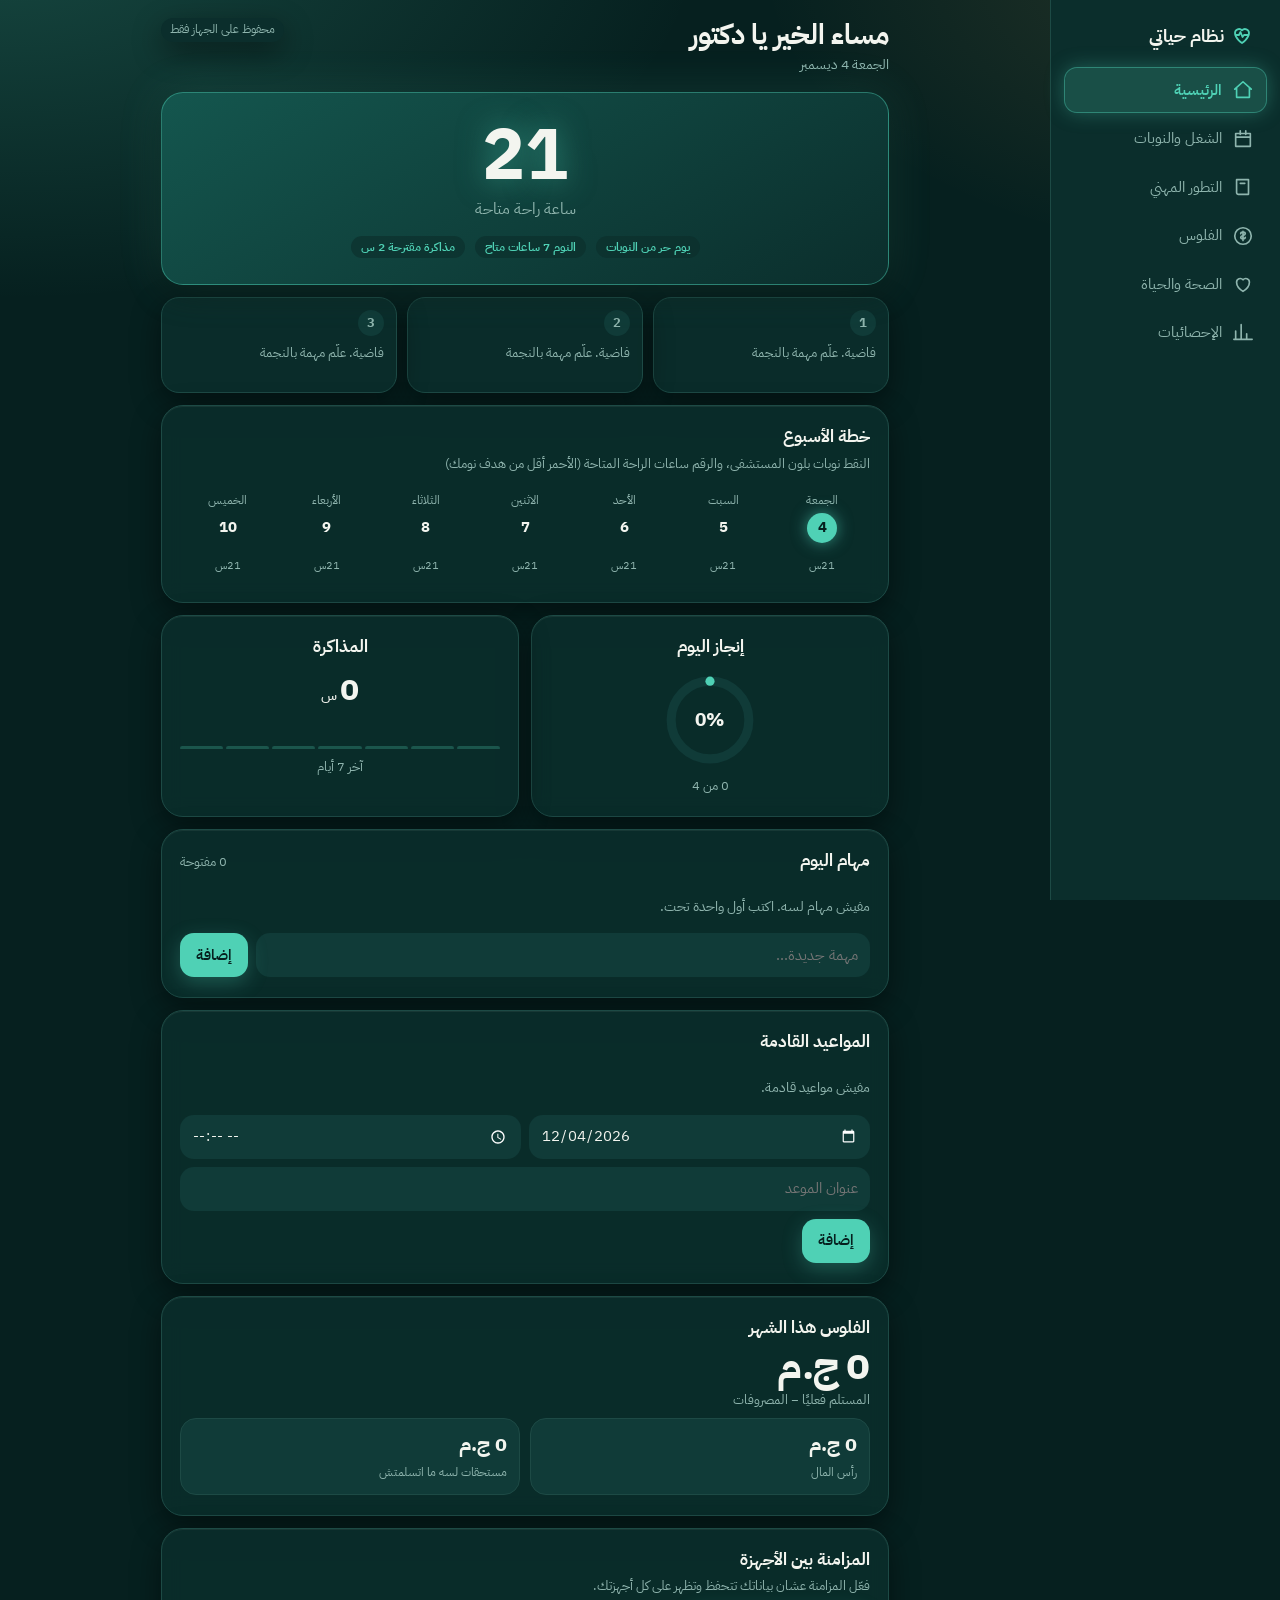
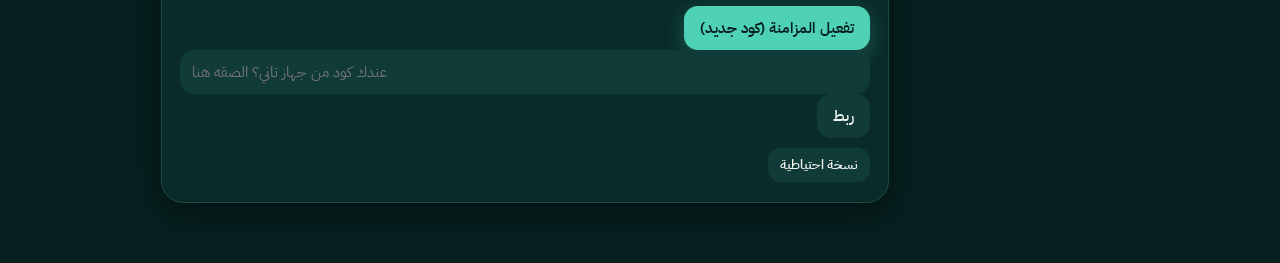
<file: index.html>
<!doctype html>
<html lang="ar" dir="rtl"><head><meta charset="utf-8"><meta name="viewport" content="width=device-width,initial-scale=1,viewport-fit=cover"><link rel="manifest" href="manifest.webmanifest"><link rel="apple-touch-icon" href="icons/icon-180.png"><meta name="theme-color" content="#06201F"><meta name="mobile-web-app-capable" content="yes"><meta name="apple-mobile-web-app-capable" content="yes"><meta name="apple-mobile-web-app-title" content="نظام حياتي"><meta name="apple-mobile-web-app-status-bar-style" content="black-translucent">
<title>نظام حياتي</title>
<meta name="claude:viewport-fit-sides" content="cover">
<link rel="stylesheet" href="https://fonts.googleapis.com/css2?family=IBM+Plex+Sans+Arabic:wght@400;500;600;700&display=swap">
<style>
/* Layout: sidebar on wide screens, bottom tab bar on phones; one card column per tab. */
:root{
  --bg:#F7F8F5; --surface:#FFFFFF; --surface2:#EEF3F0; --ink:#0F2F2E; --muted:#5E7774; --line:#DCE6E2;
  --accent:#0F4C4C; --accent-ink:#FFFFFF; --accent-soft:#CDEFE5;
  --hero1:#D9F4EC; --hero2:#CDEFE5; --herotxt:#0F2F2E; --shadow:0 6px 22px rgba(15,76,76,.07);
  --h0:#0F4C4C; --h0t:#FFFFFF; --h1:#F4B860; --h1t:#3A2704; --h2:#CDEFE5; --h2t:#0F4C4C;
  --day:#B97A12; --night:#4350A8; --full:#0E6A62;
  --good:#2C7A4B; --warn:#A8660F; --bad:#B03A32;
  --font:"IBM Plex Sans Arabic","Segoe UI",Tahoma,system-ui,sans-serif;
}
@media (prefers-color-scheme: dark){:root:not([data-theme="light"]){
  --bg:#0D1514; --surface:#152220; --surface2:#1E2E2B; --ink:#E6F0EE; --muted:#94A9A5; --line:#2A3C39;
  --accent:#4FC3B5; --accent-ink:#06201D; --accent-soft:#17403B;
  --day:#E3AE52; --night:#98A3F2; --full:#4FC3B5; --good:#5CC088; --warn:#E3A24D; --bad:#F0867D; --hero1:#17403B; --hero2:#1F544D; --herotxt:#E6F0EE; --shadow:0 8px 24px rgba(0,0,0,.35); --h0:#4FC3B5; --h0t:#06201D; --h1:#F4B860; --h1t:#2B1D04; --h2:#9ADBCB; --h2t:#06201D; color-scheme:dark}}
:root[data-theme="dark"]{
  --bg:#0D1514; --surface:#152220; --surface2:#1E2E2B; --ink:#E6F0EE; --muted:#94A9A5; --line:#2A3C39;
  --accent:#4FC3B5; --accent-ink:#06201D; --accent-soft:#17403B;
  --day:#E3AE52; --night:#98A3F2; --full:#4FC3B5; --good:#5CC088; --warn:#E3A24D; --bad:#F0867D; --hero1:#17403B; --hero2:#1F544D; --herotxt:#E6F0EE; --shadow:0 8px 24px rgba(0,0,0,.35); --h0:#4FC3B5; --h0t:#06201D; --h1:#F4B860; --h1t:#2B1D04; --h2:#9ADBCB; --h2t:#06201D; color-scheme:dark}
/* dark-first palette from concept board 02; light only when the viewer picks it */
:root,:root:not([data-theme="light"]),:root[data-theme="dark"],:root[data-theme="light"]{
  --bg:#06201F; --surface:#0B2E2C; --surface2:#103B38; --ink:#F3F5EF; --muted:#8FB5AE; --line:#1D4A45;
  --accent:#4FD1B5; --accent-ink:#06201F; --accent-soft:#12443F;
  --hero1:#14564E; --hero2:#0B2E2C; --herotxt:#F3F5EF; --shadow:0 10px 30px rgba(0,0,0,.45);
  --h0:#4FD1B5; --h0t:#06201F; --h1:#F4B860; --h1t:#2B1D04; --h2:#F3F5EF; --h2t:#0B2E2C;
  --day:#F4B860; --night:#98A3F2; --full:#4FD1B5; --good:#5CD39B; --warn:#F4B860; --bad:#F08A80; color-scheme:dark}
*{box-sizing:border-box}
html,body{margin:0}
body{background:var(--bg);color:var(--ink);font-family:var(--font);font-size:15px;line-height:1.55;
  padding-inline:0}
button,input,select,textarea{font:inherit;color:inherit}
.shell{display:grid;grid-template-columns:minmax(0,1fr);min-height:100%}
main{min-width:0;padding-block:18px 110px;padding-left:max(16px,env(safe-area-inset-left,0px));padding-right:max(16px,env(safe-area-inset-right,0px));max-width:760px;width:100%;margin-inline:auto}
nav.tabs{position:fixed;inset:auto 0 0 0;z-index:20;display:flex;background:var(--surface);border-top:1px solid var(--line);
  padding:6px max(8px,env(safe-area-inset-right,0px)) calc(6px + env(safe-area-inset-bottom,0px)) max(8px,env(safe-area-inset-left,0px))}
nav.tabs button{flex:1;min-width:0;background:none;border:0;border-radius:12px;padding:6px 2px;display:flex;flex-direction:column;align-items:center;gap:2px;color:var(--muted);font-size:11.5px;cursor:pointer}
nav.tabs button svg{width:22px;height:22px;stroke:currentColor;fill:none;stroke-width:1.8;stroke-linecap:round;stroke-linejoin:round}
nav.tabs button[aria-current="page"]{color:var(--accent);background:var(--accent-soft);font-weight:600}
.brand{display:none}
@media (min-width:880px){
  .shell{grid-template-columns:230px minmax(0,1fr)}
  nav.tabs{position:sticky;top:0;height:100vh;flex-direction:column;justify-content:flex-start;gap:4px;border-top:0;border-inline-end:1px solid var(--line);padding:22px 14px}
  nav.tabs button{flex:none;flex-direction:row;gap:10px;padding:11px 12px;font-size:14.5px;justify-content:flex-start}
  .brand{display:block;font-weight:700;font-size:18px;padding:0 12px 14px}
  main{padding-bottom:60px}
}
header.top{display:flex;justify-content:space-between;align-items:flex-start;gap:12px;margin-bottom:16px}
header.top h1{margin:0;font-size:24px;line-height:1.25;text-wrap:balance}
header.top p{margin:2px 0 0;color:var(--muted);font-size:13.5px}
.sync{font-size:11.5px;color:var(--muted);white-space:nowrap;padding:3px 9px;border:1px solid var(--line);border-radius:99px;background:var(--surface)}
.sync.ok{color:var(--good)}
.grid{display:grid;gap:12px}
.cols2{grid-template-columns:repeat(auto-fit,minmax(min(100%,300px),1fr))}
.card{background:var(--surface);border:1px solid var(--line);border-radius:14px;padding:14px 14px 16px;min-width:0}
.card>h2{margin:0 0 2px;font-size:15.5px;display:flex;justify-content:space-between;align-items:baseline;gap:8px}
.card>h2 small{font-weight:400;color:var(--muted);font-size:12.5px}
.sub{color:var(--muted);font-size:13px;margin:0 0 10px}
.sec{margin:22px 2px 8px;font-size:12.5px;letter-spacing:.04em;color:var(--muted);font-weight:600}
.num{font-variant-numeric:tabular-nums}
.big{font-size:34px;font-weight:700;line-height:1.1}
.row{display:flex;align-items:center;gap:10px;min-width:0}
.row.between{justify-content:space-between}
.wrap{flex-wrap:wrap}
.list{list-style:none;margin:0;padding:0;display:grid}
.list>li{display:flex;align-items:center;gap:10px;padding:9px 0;border-top:1px solid var(--line);min-width:0}
.list>li:first-child{border-top:0}
.grow{flex:1;min-width:0;overflow-wrap:anywhere}
.muted{color:var(--muted)}
.done{text-decoration:line-through;color:var(--muted)}
.btn{background:var(--accent);color:var(--accent-ink);border:0;border-radius:10px;padding:0 16px;min-height:40px;font-weight:600;cursor:pointer}
.btn.ghost{background:var(--surface2);color:var(--ink)}
.btn.sm{min-height:32px;padding:0 12px;font-size:13px;border-radius:8px}
.x{background:none;border:0;color:var(--muted);cursor:pointer;width:32px;height:32px;border-radius:8px;font-size:18px;line-height:1;flex:none}
.x:hover{background:var(--surface2);color:var(--bad)}
.chk{width:24px;height:24px;border-radius:7px;border:2px solid var(--line);background:var(--surface);cursor:pointer;flex:none;display:grid;place-items:center;color:transparent;padding:0}
.chk.on{background:var(--accent);border-color:var(--accent);color:var(--accent-ink)}
.chk svg{width:14px;height:14px;stroke:currentColor;fill:none;stroke-width:3;stroke-linecap:round;stroke-linejoin:round}
.star{background:none;border:0;cursor:pointer;width:32px;height:32px;color:var(--line);flex:none;padding:0}
.star svg{width:21px;height:21px;stroke:currentColor;fill:none;stroke-width:1.8;stroke-linejoin:round}
.star.on{color:var(--day)}.star.on svg{fill:currentColor}
input,select,textarea{background:var(--bg);border:1px solid var(--line);border-radius:10px;padding:8px 11px;min-height:40px;min-width:0;width:100%}
textarea{resize:vertical;min-height:90px;line-height:1.6}
input:focus-visible,select:focus-visible,textarea:focus-visible,button:focus-visible{outline:2px solid var(--accent);outline-offset:1px}
form.add{display:flex;gap:8px;flex-wrap:wrap;margin-top:10px}
form.add>*{flex:1 1 120px}
form.add>.btn{flex:0 0 auto}
form.add>.wide{flex:1 1 100%}
label.f{display:grid;gap:3px;font-size:12px;color:var(--muted)}
.pill{display:inline-flex;align-items:center;gap:5px;padding:2px 10px;border-radius:99px;font-size:12px;font-weight:600;background:var(--surface2);color:var(--ink);white-space:nowrap}
.pill.good{background:color-mix(in srgb,var(--good) 18%,transparent);color:var(--good)}
.pill.warn{background:color-mix(in srgb,var(--warn) 20%,transparent);color:var(--warn)}
.pill.bad{background:color-mix(in srgb,var(--bad) 18%,transparent);color:var(--bad)}
.t-d12{color:var(--day)}.t-n12{color:var(--night)}.t-h24{color:var(--full)}
.chip{font-size:10.5px;font-weight:700;border-radius:5px;padding:0 4px;line-height:17px;display:inline-block;background:color-mix(in srgb,currentColor 16%,transparent)}
.stats{display:grid;grid-template-columns:repeat(auto-fit,minmax(130px,1fr));gap:10px;margin-top:8px}
.stat{background:var(--bg);border-radius:10px;padding:10px 12px}
.stat b{display:block;font-size:20px;font-variant-numeric:tabular-nums}
.stat span{font-size:12px;color:var(--muted)}
.bar{height:8px;border-radius:99px;background:var(--surface2);overflow:hidden}
.bar>i{display:block;height:100%;background:var(--accent);border-radius:99px}
.week{display:grid;grid-template-columns:repeat(7,minmax(0,1fr));gap:5px;margin-top:10px}
.wd{background:var(--bg);border-radius:10px;padding:7px 2px;text-align:center;font-size:11px;display:grid;gap:3px;justify-items:center;min-width:0}
.wd.today{outline:2px solid var(--accent)}
.wd b{font-size:15px;font-variant-numeric:tabular-nums}
.wd .low{color:var(--bad);font-weight:600}
.cal{display:grid;grid-template-columns:repeat(7,minmax(0,1fr));gap:4px;margin-top:8px}
.cal .h{text-align:center;font-size:11px;color:var(--muted);padding:2px 0}
.cal button.d{background:var(--bg);border:1px solid transparent;border-radius:9px;min-height:54px;padding:4px 2px;display:flex;flex-direction:column;align-items:center;gap:2px;cursor:pointer;min-width:0}
.cal button.d.today{border-color:var(--accent)}
.cal button.d .n{font-size:13px;font-variant-numeric:tabular-nums}
.cal .blank{min-height:54px}
.legend{display:flex;gap:12px;flex-wrap:wrap;font-size:12px;color:var(--muted);margin-top:10px}
.month{display:flex;align-items:center;justify-content:space-between;gap:8px;margin-bottom:12px}
.month strong{font-size:17px}
.sheet-bg{position:fixed;inset:0;background:rgba(5,12,11,.5);z-index:40;display:flex;align-items:flex-end;justify-content:center}
.sheet{background:var(--surface);width:min(100%,520px);max-height:86%;overflow:auto;border-radius:18px 18px 0 0;padding:16px max(16px,env(safe-area-inset-left,0px)) calc(20px + env(safe-area-inset-bottom,0px))}
@media (min-width:880px){.sheet-bg{align-items:center}.sheet{border-radius:18px}}
.sheet h3{margin:0 0 10px;font-size:17px}
.scroll-x{overflow-x:auto}
table{border-collapse:collapse;width:100%;font-size:13.5px}
th,td{padding:8px 6px;text-align:start;border-top:1px solid var(--line);white-space:nowrap;font-variant-numeric:tabular-nums}
th{color:var(--muted);font-weight:500;font-size:12px;border-top:0}
.catbar{display:grid;grid-template-columns:90px 1fr auto;gap:8px;align-items:center;font-size:13px;margin-top:7px}
.empty{color:var(--muted);font-size:13.5px;padding:10px 0 2px}
.toast{position:fixed;inset-inline:0;bottom:calc(90px + env(safe-area-inset-bottom,0px));display:flex;justify-content:center;z-index:60;pointer-events:none}
.toast span{background:var(--ink);color:var(--bg);padding:8px 16px;border-radius:99px;font-size:13px}
.days7{display:flex;align-items:flex-end;gap:6px;height:84px;margin-top:10px}
.days7>div{flex:1;display:grid;gap:4px;justify-items:center;align-content:end;height:100%;font-size:11px;color:var(--muted)}
.days7 i{display:block;width:100%;max-width:30px;background:var(--accent);border-radius:5px 5px 2px 2px;min-height:2px}
.btn:disabled{opacity:.4;cursor:default}
/* modern layer: soft rounded surfaces, hero card, floating tab bar */
body{background:radial-gradient(900px 440px at 85% -100px,color-mix(in srgb,var(--accent-soft) 80%,transparent),transparent),var(--bg)}
.card{border:0;border-radius:22px;box-shadow:var(--shadow);padding:18px 18px 20px}
.card>h2{font-size:16.5px;margin-bottom:4px}
header.top h1{font-size:28px;letter-spacing:-.01em}
.big{font-size:40px;letter-spacing:-.01em}
.btn{border-radius:14px;min-height:44px;box-shadow:0 5px 14px color-mix(in srgb,var(--accent) 32%,transparent)}
.btn.ghost,.btn.sm{box-shadow:none}
.btn.sm{min-height:34px;border-radius:12px}
input,select,textarea{border-radius:14px;background:var(--surface2);border-color:transparent;min-height:44px}
input:focus-visible,select:focus-visible,textarea:focus-visible{border-color:var(--accent)}
.stat{border-radius:16px;background:var(--surface2)}
.wd,.cal button.d{border-radius:14px;background:var(--surface2)}
.bar{height:10px}
.chk{border-radius:9px;width:26px;height:26px}
.sync{border:0;box-shadow:var(--shadow)}
.heroes>.card:first-child{background:linear-gradient(145deg,var(--hero1),var(--hero2));color:var(--herotxt)}
.heroes>.card:first-child .sub,.heroes>.card:first-child .muted{color:color-mix(in srgb,var(--herotxt) 70%,transparent)}
.heroes>.card:first-child .pill{background:color-mix(in srgb,var(--surface) 75%,transparent);color:var(--accent)}
.heroes>.card:first-child [class*="t-"]{color:var(--accent)}
@media (max-width:879px){
  nav.tabs{inset:auto max(12px,env(safe-area-inset-left,0px)) calc(10px + env(safe-area-inset-bottom,0px)) max(12px,env(safe-area-inset-right,0px));padding:6px;border:0;border-radius:26px;box-shadow:0 10px 32px rgba(8,40,36,.22);background:color-mix(in srgb,var(--surface) 88%,transparent);-webkit-backdrop-filter:blur(14px);backdrop-filter:blur(14px)}
  nav.tabs button{border-radius:20px}
  nav.tabs button[aria-current="page"]{background:var(--accent);color:var(--accent-ink)}
}
@media (min-width:880px){nav.tabs button[aria-current="page"]{background:var(--accent);color:var(--accent-ink)}}
/* glass cards and glow, as in concept board 02 */
body{background:radial-gradient(700px 360px at 0% -60px,color-mix(in srgb,var(--accent) 22%,transparent),transparent),radial-gradient(520px 300px at 100% -40px,color-mix(in srgb,var(--h1) 14%,transparent),transparent),var(--bg)}
.card{background:color-mix(in srgb,var(--surface) 88%,transparent);border:1px solid var(--line);box-shadow:var(--shadow),inset 0 1px 0 color-mix(in srgb,var(--ink) 6%,transparent);-webkit-backdrop-filter:blur(10px);backdrop-filter:blur(10px)}
.heroes>.card:first-child{background:linear-gradient(150deg,var(--hero1),var(--hero2));border-color:color-mix(in srgb,var(--accent) 45%,transparent);box-shadow:0 0 44px color-mix(in srgb,var(--accent) 16%,transparent),var(--shadow)}
.dot{box-shadow:0 0 7px var(--c)}
.btn{box-shadow:0 6px 20px color-mix(in srgb,var(--accent) 28%,transparent)}
.btn.ghost,.btn.sm{box-shadow:none}
.stat{border:1px solid var(--line)}
header.top h1{font-weight:700}
/* concept board 02 layout pieces */
.ic{width:22px;height:22px;flex:none}
.mb{display:flex;align-items:flex-end;gap:3px;height:34px;direction:ltr;width:100%}
.mb i{flex:1;background:var(--c,var(--accent));border-radius:3px 3px 1px 1px;min-height:3px}
.hero{text-align:center;padding:26px 18px;background:linear-gradient(150deg,var(--hero1),var(--hero2));border-color:color-mix(in srgb,var(--accent) 45%,transparent);box-shadow:0 0 44px color-mix(in srgb,var(--accent) 16%,transparent),var(--shadow)}
.hero-n{font-size:72px;font-weight:700;line-height:1;text-shadow:0 0 30px color-mix(in srgb,var(--accent) 50%,transparent)}
.hero-l{font-size:16px;color:var(--muted);margin-top:6px}
.hero .pill{background:color-mix(in srgb,var(--surface) 65%,transparent);color:var(--accent)}
.hero .pill.bad{color:var(--bad)}
.ptiles{display:grid;grid-template-columns:repeat(3,minmax(0,1fr));gap:10px}
.ptile{background:color-mix(in srgb,var(--surface) 88%,transparent);border:1px solid var(--line);border-radius:18px;padding:12px;display:grid;gap:8px;justify-items:start;min-width:0;box-shadow:var(--shadow);align-content:start}
.ptile .pt{font-size:13px;line-height:1.4;min-height:36px;overflow-wrap:anywhere;display:-webkit-box;-webkit-line-clamp:2;-webkit-box-orient:vertical;overflow:hidden}
.ptile.idle .pt{color:var(--muted)}
.badge.c0{background:var(--h0);color:var(--h0t)}.badge.c1{background:var(--h1);color:var(--h1t)}.badge.c2{background:var(--h2);color:var(--h2t)}
.dstrip{display:grid;grid-template-columns:repeat(7,minmax(0,1fr));gap:4px;margin-top:6px}
.ds{display:grid;justify-items:center;gap:3px;padding:8px 0;border-radius:16px;font-size:11.5px;color:var(--muted)}
.ds b{font-size:15px;color:var(--ink);width:30px;height:30px;display:grid;place-items:center;border-radius:50%}
.ds.today b{background:var(--accent);color:var(--accent-ink);box-shadow:0 0 16px color-mix(in srgb,var(--accent) 60%,transparent)}
.ds small{font-size:10.5px}.ds small.low{color:var(--bad)}
.duo{display:grid;grid-template-columns:repeat(2,minmax(0,1fr));gap:12px}
.tile{display:grid;gap:8px;justify-items:center;text-align:center;align-content:start}
.tile>h2{justify-content:center}
.tile .big{font-size:32px}
.ring{width:96px;height:96px}
.monthbar{display:flex;align-items:center;justify-content:space-between;gap:8px}
.monthbar strong{font-size:20px}
.icn{width:44px;height:44px;border-radius:14px;border:1px solid var(--line);background:color-mix(in srgb,var(--surface) 88%,transparent);color:var(--ink);display:grid;place-items:center;cursor:pointer;padding:0}
.icn:disabled{opacity:.35;cursor:default}
.hgrid{display:grid;grid-template-columns:repeat(auto-fit,minmax(92px,1fr));gap:10px}
.htile{background:color-mix(in srgb,var(--surface) 88%,transparent);border:1px solid var(--line);border-radius:18px;padding:12px 6px;display:grid;justify-items:center;gap:4px;cursor:pointer;color:var(--c);font-size:12.5px;min-width:0}
.htile .ic{width:30px;height:30px}
.htile span{color:var(--ink);overflow-wrap:anywhere}
.htile.on{border-color:var(--c);box-shadow:0 0 22px color-mix(in srgb,var(--c) 40%,transparent)}
.mgrid{display:grid;grid-template-columns:repeat(2,minmax(0,1fr));gap:12px}
.mtile{background:color-mix(in srgb,var(--surface) 88%,transparent);border:1px solid var(--line);border-radius:20px;padding:14px 12px;display:grid;gap:6px;justify-items:center;text-align:center;min-width:0;box-shadow:var(--shadow);align-content:start}
.mtile.wide{grid-column:1/-1}
.mtile.c0{--c:var(--accent)}.mtile.c1{--c:var(--h1)}.mtile.c2{--c:var(--night)}
.mtile .mt-top{display:flex;align-items:center;gap:6px;color:var(--c);font-size:13px}
.mtile .mt-in{background:transparent;border:0;font-size:32px;font-weight:700;text-align:center;padding:0;min-height:0;width:100%;border-radius:8px;line-height:1.2}
.mtile input.mt-in:focus-visible{outline:2px solid var(--c)}
.mtile .mt-in::placeholder{color:var(--muted)}
.mtile .mt-u{font-size:12px;color:var(--muted)}
details.card>summary{cursor:pointer;font-weight:600;font-size:16px}
.dh{margin:18px 0 2px;font-size:14.5px;display:flex;justify-content:space-between;gap:8px;align-items:baseline}
.dh small{font-weight:400;color:var(--muted);font-size:12px}
nav.tabs button[aria-current="page"]{background:color-mix(in srgb,var(--accent) 20%,transparent);color:var(--accent);box-shadow:0 0 0 1px color-mix(in srgb,var(--accent) 45%,transparent),0 0 20px color-mix(in srgb,var(--accent) 35%,transparent)}
@media (max-width:879px){nav.tabs button span{display:none}nav.tabs button{min-height:48px;justify-content:center}}
@media (min-width:880px){nav.tabs button[aria-current="page"]{background:color-mix(in srgb,var(--accent) 20%,transparent);color:var(--accent)}}

.hc0{--c:var(--h0);--ct:var(--h0t)}.hc1{--c:var(--h1);--ct:var(--h1t)}.hc2{--c:var(--h2);--ct:var(--h2t)}.hc3{--c:var(--bad);--ct:#fff}.hc4{--c:var(--good);--ct:#fff}.hc5{--c:var(--warn);--ct:#fff}
.chip[class*="hc"]{background:var(--c);color:var(--ct);padding:0 6px;border-radius:99px}
.pill.hp{border:2px solid transparent;cursor:pointer;min-height:38px;font-size:13.5px;background:var(--surface2);color:var(--ink);padding:2px 14px}
.pill.hp::before{content:"";width:10px;height:10px;border-radius:50%;background:var(--c)}
.pill.hp.on{background:var(--c);color:var(--ct)}
.pill.hp.on::before{background:var(--ct)}
.dots{display:flex;gap:3px;min-height:9px}.dot{width:9px;height:9px;border-radius:50%;background:var(--c);display:block}
.badge{width:26px;height:26px;border-radius:50%;background:var(--accent);color:var(--accent-ink);display:grid;place-items:center;font-size:13px;font-weight:700;flex:none}
thead th{background:var(--accent-soft);color:var(--accent);font-weight:600}
thead th:first-child{border-radius:0 10px 10px 0}thead th:last-child{border-radius:10px 0 0 10px}
.cal button.d{background:transparent}
.cal button.d.today .n{background:var(--accent);color:var(--accent-ink);border-radius:50%;width:26px;height:26px;display:grid;place-items:center;font-weight:700}
@media (prefers-reduced-motion:no-preference){.btn,.chk,nav.tabs button{transition:background .15s,color .15s}}
tfoot td{border-top:2px solid var(--line);font-weight:700;color:var(--accent)}

.card.exp{border:1px solid color-mix(in srgb,var(--bad) 55%,transparent);background:color-mix(in srgb,var(--bad) 9%,var(--surface))}
.card.exp>h2{color:var(--bad)}
.card.exp .btn{background:var(--bad);color:#fff;box-shadow:0 5px 14px color-mix(in srgb,var(--bad) 30%,transparent)}
.card.exp .bar>i{background:var(--bad)}
.card.exp .num,.card.exp b{color:var(--bad)}
</style></head>
<body>

<div class="shell" id="root" dir="rtl" lang="ar">
  <nav class="tabs" id="nav" aria-label="الأقسام"></nav>
  <main id="app"></main>
</div>
<div class="toast" id="toast" aria-live="polite"></div>

<script>
(function(){
document.documentElement.dir='rtl';document.documentElement.lang='ar';

/* ---------- helpers ---------- */
const $=s=>document.querySelector(s);
const esc=s=>String(s==null?'':s).replace(/[&<>"']/g,c=>({'&':'&amp;','<':'&lt;','>':'&gt;','"':'&quot;',"'":'&#39;'}[c]));
const uid=()=>Math.random().toString(36).slice(2,9);
const nf=x=>Number(x||0).toLocaleString('en-US',{maximumFractionDigits:1});
const money=x=>nf(x)+' ج.م';
const pad=n=>String(n).padStart(2,'0');
const ymd=d=>d.getFullYear()+'-'+pad(d.getMonth()+1)+'-'+pad(d.getDate());
const parse=s=>{const [y,m,d]=s.split('-').map(Number);return new Date(y,m-1,d)};
const addDays=(s,n)=>{const d=parse(s);d.setDate(d.getDate()+n);return ymd(d)};
const todayStr=()=>ymd(new Date());
const L='ar-EG-u-nu-latn';
const fmtDate=(s,o)=>{try{return new Intl.DateTimeFormat(L,o).format(parse(s))}catch(e){return s}};
const dayName=s=>fmtDate(s,{weekday:'long'});
const dayShort=s=>fmtDate(s,{weekday:'short'});
const monthName=ym=>fmtDate(ym+'-01',{month:'long',year:'numeric'});
const daysUntil=s=>Math.round((parse(s)-parse(todayStr()))/864e5);
const sum=(a,f)=>a.reduce((t,x)=>t+(+f(x)||0),0);
const ICON={
  home:'<path d="M3 11l9-8 9 8M5 10v10h14V10"/>',
  work:'<path d="M4 6h16v14H4zM4 10h16M9 3v4M15 3v4"/>',
  study:'<path d="M5 4h13v16H7a2 2 0 0 1-2-2zM9 8h5"/>',
  money:'<circle cx="12" cy="12" r="9"/><path d="M12 7v10M9.5 9.6c0-1 1-1.8 2.5-1.8s2.5.8 2.5 1.8-1 1.6-2.5 1.9-2.5.9-2.5 1.9 1 1.8 2.5 1.8 2.5-.8 2.5-1.8"/>',
  health:'<path d="M12 20s-7-4.4-7-10a4 4 0 0 1 7-2.6A4 4 0 0 1 19 10c0 5.600-7 10-7 10z"/>',
  stats:'<path d="M4 20V11M10 20V4M16 20v-6M2 20h20"/>'
};
const CHECK='<svg viewBox="0 0 24 24"><path d="M5 12.5l4.5 4.5L19 7.500"/></svg>';
const STAR='<svg viewBox="0 0 24 24"><path d="M12 3.500l2.600 5.400 5.900.8-4.300 4.100 1 5.800L12 16.800 6.800 19.600l1-5.800L3.500 9.700l5.900-.8z"/></svg>';

/* ---------- data ---------- */
const TYPES={
  h24:{l:'نوبة 24 ساعة',short:'24',s:8,h:24}
};
const FAWRY_CAT='ادخار في فوري';
const CATS=['أكل وبيت','مواصلات','سكن وفواتير','شخصي','أسرة','دراسة وكورسات','جمعية',FAWRY_CAT,'أخرى'];
const DEF=()=>({v:1,updated:0,
  settings:{sleep:7,study:2},
  hospitals:[{id:'h1',name:'مستشفى 1',r12:0,r24:0},{id:'h2',name:'مستشفى 2',r12:0,r24:0},{id:'h3',name:'مستشفى 3',r12:0,r24:0}],
  shifts:[],cases:[],tasks:[],appts:[],
  topics:['التهوية الميكانيكية','الصدمة وإدارة الدورة الدموية','اضطرابات الحمض والقاعدة','الإنتان والصدمة الإنتانية','ARDS','الفشل الكلوي الحاد والغسيل','التهدئة والتسكين والهذيان','التغذية في العناية المركزة','الإنعاش القلبي الرئوي ACLS'].map((n,i)=>({id:'t'+i,name:n,st:0})),
  sessions:[],goals:[],income:[],expenses:[],commits:[],savings:[],
  capital:[{id:'k1',name:'شهادة البنك',base:0},{id:'k2',name:'مدخرات فوري',base:0},{id:'k3',name:'ذهب',base:0},{id:'k4',name:'استثمار ثاندر',base:0}],
  habits:[{id:'b1',name:'شرب ماء كفاية'},{id:'b2',name:'حركة 15 دقيقة أو أكتر'},{id:'b3',name:'مذاكرة'},{id:'b4',name:'قراءة'}],
  habitLog:{},health:{},family:[],reading:[],journal:{}});
const LS='lifeos.v1';
let S;
try{const raw=localStorage.getItem(LS);S=raw?Object.assign(DEF(),JSON.parse(raw)):DEF()}catch(e){S=DEF()}
const norm=()=>S.shifts.forEach(s=>{s.type='h24'});norm();
const TABS=[['home','الرئيسية'],['work','الشغل والنوبات'],['study','التطور المهني'],['money','الفلوس'],['health','الصحة والحياة'],['stats','الإحصائيات']];
const MIN_YM='2026-11';
const ui={tab:'home',ym:todayStr().slice(0,7)<MIN_YM?MIN_YM:todayStr().slice(0,7),sheet:null,hid:null};
const h0=(location.hash||'').slice(1);if(TABS.some(t=>t[0]===h0))ui.tab=h0;

/* ---------- persistence ---------- */
let dbDoc=null,writing=false,dirty=false,saveT=0;
function setSync(k){const el=$('#sync');if(!el)return;el.className='sync'+(k==='saved'?' ok':'');el.textContent=k==='saved'?'محفوظ ومتزامن':k==='saving'?'بيحفظ...':'محفوظ على الجهاز فقط'}
let syncState='local';
function save(){
  S.updated=Date.now();
  try{localStorage.setItem(LS,JSON.stringify(S))}catch(e){}
  clearTimeout(saveT);
  if(dbDoc){syncState='saving';saveT=setTimeout(pushRemote,700)}
  if(syncCode)cloudSave();
}
async function pushRemote(){
  if(!dbDoc)return;
  if(writing){dirty=true;return}
  writing=true;
  try{await dbDoc.set({json:JSON.stringify(S),updated:S.updated});syncState='saved'}catch(e){syncState='local'}
  writing=false;setSync(syncState);
  if(dirty){dirty=false;pushRemote()}
}
const editing=()=>/INPUT|TEXTAREA|SELECT/.test(document.activeElement&&document.activeElement.tagName||'');
async function initDb(){
  try{
    if(!(window.claude&&window.claude.use))return;
    const [db,user]=await Promise.all([window.claude.use('db'),window.claude.use('user')]);
    if(!db||!user)return;
    const id=await user.id();if(!id)return;
    dbDoc=db.collection('data/users/'+id).doc('lifeos');
    const to=setTimeout(()=>{syncState='local';setSync('local')},10000);
    dbDoc.onSnapshot(snap=>{
      if(!snap.metadata.fromCache)clearTimeout(to);
      if(snap.metadata.hasPendingWrites)return;
      if(snap.exists){
        let r=null;try{r=JSON.parse(snap.data().json)}catch(e){}
        if(r&&(r.updated||0)>(S.updated||0)&&!editing()){
          S=Object.assign(DEF(),r);norm();
          try{localStorage.setItem(LS,JSON.stringify(S))}catch(e){}
          render();
        }else if(r&&(r.updated||0)<(S.updated||0)&&!snap.metadata.fromCache){pushRemote();return}
        if(!snap.metadata.fromCache){syncState='saved';setSync('saved')}
      }else if(!snap.metadata.fromCache){
        syncState='saved';setSync('saved');
        if(S.updated)pushRemote();
      }
    },()=>{syncState='local';setSync('local')});
  }catch(e){}
}

/* ---------- cloud sync (Supabase RPC, secret code) ---------- */
const SB='https://fwxpuejpnyylqjwfmdhh.supabase.co/rest/v1/rpc/',SBK='sb_publishable_WRpo_LiP2Po7KBhLanEF7g_fWD0LBLO',LSC='lifeos.sync';
let syncCode='';try{syncCode=localStorage.getItem(LSC)||''}catch(e){}
const rpc=(fn,body)=>fetch(SB+fn,{method:'POST',headers:{apikey:SBK,'Content-Type':'application/json'},body:JSON.stringify(body)}).then(r=>{if(!r.ok)throw new Error(r.status);return r.json()});
let cT=0,cBusy=false,cDirty=false;
function cloudSave(){if(!syncCode)return;syncState='saving';clearTimeout(cT);cT=setTimeout(cloudPush,900)}
async function cloudPush(){
  if(!syncCode)return;
  if(cBusy){cDirty=true;return}
  cBusy=true;
  try{await rpc('lifeos_put',{p_code:syncCode,p_data:S});syncState='saved'}catch(e){syncState='local'}
  cBusy=false;setSync(syncState);
  if(cDirty){cDirty=false;cloudPush()}
}
async function cloudPull(){
  if(!syncCode||cBusy)return;
  try{
    const r=await rpc('lifeos_get',{p_code:syncCode});
    if(!r||!r.data){if(S.updated)await cloudPush();return}
    const ru=+r.updated||0;
    if(ru>(S.updated||0)){
      if(editing())return;
      S=Object.assign(DEF(),r.data);norm();
      try{localStorage.setItem(LS,JSON.stringify(S))}catch(e){}
      render();
    }else if(ru<(S.updated||0)){await cloudPush();return}
    syncState='saved';setSync('saved');
  }catch(e){syncState='local';setSync('local')}
}
async function joinCode(c,fresh){
  try{
    const r=fresh?null:await rpc('lifeos_get',{p_code:c});
    syncCode=c;try{localStorage.setItem(LSC,c)}catch(e){}
    if(r&&r.data){
      try{localStorage.setItem('lifeos.prejoin',JSON.stringify(S))}catch(e){}
      S=Object.assign(DEF(),r.data);norm();
      try{localStorage.setItem(LS,JSON.stringify(S))}catch(e){}
      syncState='saved';render();toast('اتربط وتم تحميل بياناتك');
    }else{
      if(!S.updated)S.updated=Date.now();
      await cloudPush();render();toast(fresh?'اتفعلت المزامنة':'الكود جديد. رفعت بيانات الجهاز');
    }
  }catch(e){syncCode='';try{localStorage.removeItem(LSC)}catch(x){}toast('مقدرتش أتصل بالسيرفر. جرب تاني')}
}

/* ---------- domain logic ---------- */
const hosp=id=>S.hospitals.find(h=>h.id===id);
const hname=id=>{const h=hosp(id);return h?h.name:'—'};
const earn=s=>{const h=hosp(s.hid);if(!h)return 0;return +h.r24||0};
const shiftsOn=d=>S.shifts.filter(s=>s.date===d);
const recvYm=s=>(s.paidAt||s.date).slice(0,7);
const recvIn=ym=>S.shifts.filter(s=>s.paid&&recvYm(s)===ym);
const carryList=ym=>S.shifts.filter(s=>!s.paid&&s.date.slice(0,7)<ym);
function shiftHoursOn(date){
  const ds=parse(date),de=parse(addDays(date,1));let tot=0;
  for(const sd of [addDays(date,-1),date]){
    for(const s of shiftsOn(sd)){
      const T=TYPES[s.type],d=parse(sd);
      const st=new Date(d.getFullYear(),d.getMonth(),d.getDate(),T.s);
      const en=new Date(st.getTime()+T.h*36e5);
      tot+=Math.max(0,Math.min(en,de)-Math.max(st,ds))/36e5;
    }
  }
  return Math.min(24,tot);
}
function planFor(date){
  const sh=shiftHoursOn(date),free=24-sh,rest=Math.max(0,free-3);
  const need=+S.settings.sleep||7,study=Math.min(+S.settings.study||0,Math.max(0,rest-need));
  return{sh,free,rest,study,enough:rest>=need,gap:need-rest};
}
const hidx=id=>Math.max(0,S.hospitals.findIndex(h=>h.id===id));
const chips=(list)=>list.map(s=>`<span class="chip hc${hidx(s.hid)}">${hidx(s.hid)+1}</span>`).join(' ');
const monthShifts=ym=>S.shifts.filter(s=>s.date.startsWith(ym));
const topicProgress=()=>{const n=S.topics.length;return n?Math.round(sum(S.topics,t=>t.st===2?1:t.st===1?.5:0)/n*100):0};
const studyWeek=()=>{const t=todayStr(),from=addDays(t,-6);return sum(S.sessions.filter(x=>x.date>=from&&x.date<=t),x=>x.h)};
const monthIncome=ym=>sum(recvIn(ym),earn)+sum(S.income.filter(i=>i.date.startsWith(ym)),i=>i.amt);
const monthSpend=ym=>sum(S.expenses.filter(e=>e.date.startsWith(ym)),e=>e.amt);
const commitTotal=()=>sum(S.commits,c=>c.amt);
const duesAll=()=>sum(S.shifts.filter(s=>!s.paid),earn);
const habitsToday=()=>S.habitLog[todayStr()]||[];

/* ---------- views ---------- */
const card=(t,body,sm,cls)=>`<section class="card${cls?' '+cls:''}"><h2>${t}${sm?`<small>${sm}</small>`:''}</h2>${body}</section>`;
const empty=t=>`<p class="empty">${t}</p>`;
const del=(k,id)=>`<button class="x" data-a="del" data-k="${k}" data-id="${id}" aria-label="حذف">×</button>`;
const chk=(on,a,attrs)=>`<button class="chk${on?' on':''}" data-a="${a}" ${attrs} aria-pressed="${!!on}" aria-label="تم">${CHECK}</button>`;
const hospOpts=sel=>S.hospitals.map(h=>`<option value="${h.id}"${h.id===sel?' selected':''}>${esc(h.name)}</option>`).join('');
const monthNav=()=>`<div class="monthbar"><button class="icn" data-a="ym" data-n="-1" aria-label="الشهر السابق"${ui.ym<=MIN_YM?' disabled':''}>${ico('prev')}</button><strong>${monthName(ui.ym)}</strong><button class="icn" data-a="ym" data-n="1" aria-label="الشهر التالي">${ico('next')}</button></div>`;

function weekStrip(){
  const t=todayStr();let h='';
  for(let i=0;i<7;i++){
    const d=addDays(t,i),p=planFor(d),sh=shiftsOn(d);
    h+=`<div class="wd${i===0?' today':''}"><span>${dayShort(d)}</span><b>${parse(d).getDate()}</b><span>${sh.length?chips(sh):'<span class="muted">حر</span>'}</span><span class="${p.enough?'':'low'}">${nf(p.rest)}س</span></div>`;
  }
  return `<div class="week">${h}</div>`;
}

const IC={
  building:'<path d="M4 21V5a1 1 0 0 1 1-1h8a1 1 0 0 1 1 1v16M14 9h5a1 1 0 0 1 1 1v11M2 21h20M8 8h2M8 12h2M8 16h2M17 13h1M17 17h1"/>',
  moon:'<path d="M20 14.5A8 8 0 1 1 9.5 4a6.5 6.5 0 0 0 10.5 10.5z"/>',
  run:'<circle cx="15" cy="4.5" r="2"/><path d="M10 21l2.5-6-2.5-2 1-4 3.5-1 2.5 3 3 .5M9 12l-3 1.5"/>',
  scale:'<rect x="4" y="4" width="16" height="16" rx="3.5"/><path d="M8.5 10a3.5 3.5 0 0 1 7 0M12 10l1.5-2"/>',
  flame:'<path d="M12 21c4 0 6.5-2.6 6.5-6 0-2.5-1.5-4.5-3-6-.5 2-1.5 3-3 3 0-3-1-5.5-3.5-8C8 7 5.5 10 5.5 15c0 3.4 2.5 6 6.5 6z"/>',
  clock:'<circle cx="12" cy="12" r="9"/><path d="M12 7v5l3 2"/>',
  book:'<path d="M5 4h13v16H7a2 2 0 0 1-2-2zM9 8h5"/>',
  prev:'<path d="M9 6l6 6-6 6"/>',
  next:'<path d="M15 6l-6 6 6 6"/>'
};
const ico=k=>`<svg class="ic" viewBox="0 0 24 24" fill="none" stroke="currentColor" stroke-width="1.8" stroke-linecap="round" stroke-linejoin="round">${IC[k]}</svg>`;
const lastN=n=>Array.from({length:n},(_,i)=>addDays(todayStr(),i-(n-1)));
const hv=(d,k)=>+(S.health[d]&&S.health[d][k])||0;
const avgOf=a=>{const x=a.filter(v=>v>0);return x.length?sum(x,v=>v)/x.length:0};
function minibars(vals){
  const mx=Math.max(1,...vals);
  return `<div class="mb">${vals.map(v=>`<i style="height:${v>0?Math.max(14,Math.round(v/mx*100)):8}%;${v>0?'':'opacity:.25'}"></i>`).join('')}</div>`;
}
function ring(pct){
  const r=34,c=2*Math.PI*r;
  return `<svg viewBox="0 0 84 84" class="ring" role="img" aria-label="${pct}%"><circle cx="42" cy="42" r="${r}" fill="none" stroke="var(--surface2)" stroke-width="8"/><circle cx="42" cy="42" r="${r}" fill="none" stroke="var(--accent)" stroke-width="8" stroke-linecap="round" stroke-dasharray="${(c*pct/100).toFixed(1)} ${c.toFixed(1)}" transform="rotate(-90 42 42)"/><text x="42" y="47" text-anchor="middle" font-size="17" font-weight="700" fill="var(--ink)">${pct}%</text></svg>`;
}

function vHome(){
  const t=todayStr(),p=planFor(t),sh=shiftsOn(t);
  const open=S.tasks.filter(x=>!x.done&&x.date<=t).sort((a,b)=>(b.star?1:0)-(a.star?1:0));
  const doneT=S.tasks.filter(x=>x.done&&x.date===t);
  const top=open.filter(x=>x.star).slice(0,3);
  const appts=S.appts.filter(a=>a.date>=t).sort((a,b)=>(a.date+a.time).localeCompare(b.date+b.time)).slice(0,5);
  const hr=new Date().getHours();
  const greet=hr<5?'سهران؟':hr<12?'صباح الخير':hr<18?'نهارك سعيد':'مساء الخير';
  const taskRow=x=>`<li>${chk(x.done,'task',`data-id="${x.id}"`)}<span class="grow ${x.done?'done':''}">${esc(x.text)}${x.date<t&&!x.done?' <span class="pill warn">متأخرة</span>':''}</span><button class="star${x.star?' on':''}" data-a="star" data-id="${x.id}" aria-label="أولوية">${STAR}</button>${del('tasks',x.id)}</li>`;
  const todayAll=S.tasks.filter(x=>x.date<=t&&(!x.done||x.date===t));
  const tot=todayAll.length+S.habits.length,dn=todayAll.filter(x=>x.done).length+habitsToday().length;
  const pct=tot?Math.round(dn/tot*100):0;
  const stv=lastN(7).map(d=>sum(S.sessions.filter(s=>s.date===d),s=>s.h));
  const m=t.slice(0,7),net=monthIncome(m)-monthSpend(m);
  const tiles=[0,1,2].map(i=>top[i]
    ?`<div class="ptile"><span class="badge c${i}">${i+1}</span><div class="pt">${esc(top[i].text)}</div>${chk(false,'task',`data-id="${top[i].id}"`)}</div>`
    :`<div class="ptile idle"><span class="badge" style="background:var(--surface2);color:var(--muted)">${i+1}</span><div class="pt">فاضية. علّم مهمة بالنجمة</div></div>`).join('');
  const strip=Array.from({length:7},(_,i)=>{
    const d=addDays(t,i),pl=planFor(d),s=shiftsOn(d);
    return `<div class="ds${i===0?' today':''}"><span>${dayShort(d)}</span><b class="num">${parse(d).getDate()}</b><span class="dots">${s.map(x=>`<i class="dot hc${hidx(x.hid)}"></i>`).join('')}</span><small class="${pl.enough?'':'low'}">${nf(pl.rest)}س</small></div>`;
  }).join('');
  return `
  <header class="top"><div><h1>${greet} يا دكتور</h1><p>${dayName(t)} ${fmtDate(t,{day:'numeric',month:'long'})}</p></div><span class="sync" id="sync"></span></header>
  <div class="grid">
    <section class="card hero"><div class="hero-n num">${nf(p.rest)}</div><div class="hero-l">ساعة راحة متاحة</div>
      <div class="row wrap" style="justify-content:center;margin-top:14px">${sh.length?sh.map(s=>`<span class="pill">${esc(hname(s.hid))} · ${TYPES[s.type].l}</span>`).join(''):'<span class="pill">يوم حر من النوبات</span>'}${p.sh>0&&!sh.length?'<span class="pill">كمّلة نوبة امبارح</span>':''}${p.enough?`<span class="pill good">النوم ${nf(S.settings.sleep)} ساعات متاح</span>`:`<span class="pill bad">ناقص ${nf(p.gap)} ساعة عن هدف النوم</span>`}${p.study>0?`<span class="pill">مذاكرة مقترحة ${nf(p.study)} س</span>`:''}</div></section>
    <div class="ptiles">${tiles}</div>
    ${card('خطة الأسبوع','<p class="sub">النقط نوبات بلون المستشفى، والرقم ساعات الراحة المتاحة (الأحمر أقل من هدف نومك)</p><div class="dstrip">'+strip+'</div>')}
    <div class="duo">
      <section class="card tile"><h2>إنجاز اليوم</h2>${ring(pct)}<p class="sub" style="margin:0">${dn} من ${tot}</p></section>
      <section class="card tile"><h2>المذاكرة</h2><div class="big num">${nf(sum(stv,x=>x))}<span style="font-size:14px;font-weight:500"> س</span></div>${minibars(stv)}<p class="sub" style="margin:0">آخر 7 أيام</p></section>
    </div>
    ${card('مهام اليوم',(open.length||doneT.length?`<ul class="list" style="margin-top:6px">${open.map(taskRow).join('')}${doneT.map(taskRow).join('')}</ul>`:empty('مفيش مهام لسه. اكتب أول واحدة تحت.'))+
      `<form class="add" data-f="task"><input id="qt" name="text" placeholder="مهمة جديدة..." required autocomplete="off"><button class="btn" type="submit">إضافة</button></form>`,`${open.length} مفتوحة`)}
    ${card('المواعيد القادمة',(appts.length?`<ul class="list" style="margin-top:6px">${appts.map(a=>`<li><div class="num" style="min-width:76px"><b>${fmtDate(a.date,{day:'numeric',month:'short'})}</b><div class="muted" style="font-size:12px">${esc(a.time||'')}</div></div><span class="grow">${esc(a.title)}</span>${del('appts',a.id)}</li>`).join('')}</ul>`:empty('مفيش مواعيد قادمة.'))+
      `<form class="add" data-f="appt"><input type="date" name="date" value="${t}" required aria-label="التاريخ"><input type="time" name="time" aria-label="الوقت"><input name="title" class="wide" placeholder="عنوان الموعد" required autocomplete="off"><button class="btn" type="submit">إضافة</button></form>`)}
    ${card('الفلوس هذا الشهر',`<div class="big num" style="color:${net<0?'var(--bad)':'var(--ink)'}">${money(net)}</div><p class="sub" style="margin:2px 0 0">المستلم فعليًا − المصروفات</p><div class="stats"><div class="stat"><b>${money(capTotal())}</b><span>رأس المال</span></div><div class="stat"><b>${money(duesAll())}</b><span>مستحقات لسه ما اتسلمتش</span></div></div>`)}
    ${card('المزامنة بين الأجهزة',syncCode
      ?`<p class="sub">المزامنة شغالة. على أي جهاز تاني الصق نفس الكود في خانة الربط.</p><div class="row"><input readonly dir="ltr" value="${esc(syncCode)}" aria-label="كود المزامنة"><button class="btn ghost sm" data-a="syncCopy">نسخ</button></div><div class="row wrap" style="margin-top:10px"><button class="btn ghost sm" data-a="backup">نسخة احتياطية</button><button class="btn ghost sm" data-a="syncOff">إيقاف على الجهاز ده</button></div>`
      :`<p class="sub">فعّل المزامنة عشان بياناتك تتحفظ وتظهر على كل أجهزتك.</p><button class="btn" data-a="syncNew">تفعيل المزامنة (كود جديد)</button><div class="add"><input id="sc" dir="ltr" placeholder="عندك كود من جهاز تاني؟ الصقه هنا" autocomplete="off"><button class="btn ghost" data-a="syncSet">ربط</button></div><div class="row" style="margin-top:10px"><button class="btn ghost sm" data-a="backup">نسخة احتياطية</button></div>`)}
  </div>`;
}

function vWork(){
  const ym=ui.ym,ms=monthShifts(ym),t=todayStr();
  const sel=hosp(ui.hid)?ui.hid:(S.hospitals[0]||{}).id;
  const first=parse(ym+'-01'),lead=(first.getDay()+1)%7,dim=new Date(first.getFullYear(),first.getMonth()+1,0).getDate();
  let cells=['سبت','أحد','اثنين','ثلاثاء','أربعاء','خميس','جمعة'].map(x=>`<div class="h">${x}</div>`).join('');
  for(let i=0;i<lead;i++)cells+='<div class="blank"></div>';
  for(let d=1;d<=dim;d++){
    const ds=ym+'-'+pad(d),sh=shiftsOn(ds);
    cells+=`<button class="d${ds===t?' today':''}" data-a="shiftDay" data-d="${ds}" aria-label="${dayName(ds)} ${d}"><span class="n">${d}</span><span class="dots">${sh.map(s=>`<i class="dot hc${hidx(s.hid)}"></i>`).join('')}</span></button>`;
  }
  const hrs=sum(ms,s=>TYPES[s.type].h);
  const carry=carryList(ym);
  const rows=S.hospitals.map(h=>{
    const l=ms.filter(s=>s.hid===h.id),e=sum(l,earn),cr=sum(carry.filter(s=>s.hid===h.id),earn),due=sum(l.filter(s=>!s.paid),earn)+cr;
    return `<li><span class="chip hc${hidx(h.id)}">${hidx(h.id)+1}</span><div class="grow"><div><b>${esc(h.name)}</b> · ${l.length} نوبة</div><div class="muted" style="font-size:12.5px">حساب الشهر ${money(e)} · مرحّل ${money(cr)}</div><div style="font-size:13.5px">لسه متبقي <b class="num">${money(due)}</b></div></div>${l.length||cr?`<button class="btn sm${due>0?'':' ghost'}" data-a="payAll" data-id="${h.id}">${due>0?'تم الاستلام':'اتسلّم ✓ تراجع'}</button>`:''}</li>`;
  }).join('');
  const tN=ms.length,tE=sum(ms,earn),tC=sum(carry,earn),tD=sum(ms.filter(s=>!s.paid),earn)+tC,tR=sum(recvIn(ym),earn);
  const cases=[...S.cases].sort((a,b)=>b.date.localeCompare(a.date)).slice(0,25);
  const cm=S.cases.filter(c=>c.date.startsWith(ym));
  return `
  <header class="top"><div><h1>الشغل والنوبات</h1><p>اختار المستشفى وبعدين اضغط على اليوم</p></div><span class="sync" id="sync"></span></header>
  <div class="grid">
    ${monthNav()}
    <div class="hgrid" role="group" aria-label="اختيار المستشفى">${S.hospitals.map((h,i)=>`<button class="htile hc${i}${h.id===sel?' on':''}" data-a="hosp" data-id="${h.id}" aria-pressed="${h.id===sel}">${ico('building')}<span>${esc(h.name)}</span></button>`).join('')}</div>
    ${card('جدول النوبات',`<div class="cal">${cells}</div>
      <div class="legend">${S.hospitals.map((h,i)=>`<span><span class="chip hc${i}">${i+1}</span> ${esc(h.name)}</span>`).join('')}<span>كل نوبة 24 ساعة (8ص–8ص)</span></div>
      <div class="stats"><div class="stat"><b>${ms.length}</b><span>نوبة</span></div><div class="stat"><b>${nf(hrs)}</b><span>ساعة شغل</span></div></div>`)}
    ${card('المستحقات حسب المكان',`<p class="sub">محسوبة من سعر النوبة لكل مستشفى. اللي ما اتسلمش بيتحسب مرحّل للشهر اللي بعده.</p><ul class="list">${rows}</ul>
      <div class="stats"><div class="stat"><b>${money(tE)}</b><span>إجمالي حساب الشهر</span></div><div class="stat"><b>${money(tR)}</b><span>اتسلّم في الشهر ده</span></div><div class="stat"><b>${money(tD)}</b><span>لسه متبقي (شامل المرحّل ${money(tC)})</span></div></div>`,monthName(ym))}
    ${card('المستشفيات وأسعار النوبات',`<ul class="list">${S.hospitals.map(h=>`<li style="flex-wrap:wrap"><input class="grow" style="flex:1 1 130px" value="${esc(h.name)}" data-c="hname" data-id="${h.id}" aria-label="اسم المستشفى"><label class="f" style="flex:1 1 90px">سعر النوبة (24 ساعة)<input type="number" inputmode="decimal" min="0" step="any" value="${h.r24||''}" placeholder="0" data-c="r24" data-id="${h.id}"></label>${del('hospitals',h.id)}</li>`).join('')}</ul>
      <form class="add" data-f="hospital"><input name="name" placeholder="مستشفى جديدة" required autocomplete="off"><button class="btn" type="submit">إضافة</button></form>`)}
    ${card('سجل الحالات والإجراءات',`<p class="sub">${cm.length} حالة في ${monthName(ym)}</p>
      <form class="add" data-f="case" style="margin-top:0"><input type="date" name="date" value="${t}" required aria-label="التاريخ"><select name="hid" aria-label="المستشفى">${hospOpts('')}</select><input name="text" class="wide" placeholder="الحالة (مثال: صدمة إنتانية، تنفس صناعي)" required autocomplete="off"><input name="proc" class="wide" placeholder="الإجراء (اختياري)" autocomplete="off"><button class="btn" type="submit">تسجيل</button></form>
      ${cases.length?`<ul class="list" style="margin-top:8px">${cases.map(c=>`<li><div class="grow"><div>${esc(c.text)}</div><div class="muted" style="font-size:12.5px">${fmtDate(c.date,{day:'numeric',month:'short'})} · ${esc(hname(c.hid))}${c.proc?' · <b>'+esc(c.proc)+'</b>':''}</div></div>${del('cases',c.id)}</li>`).join('')}</ul>`:empty('لسه ما سجلتش حالات.')}`)}
  </div>`;
}

function vStudy(){
  const t=todayStr(),stl=['لسه','شغال عليه','خلص'],stc=['','warn','good'];
  const days=[];for(let i=6;i>=0;i--){const d=addDays(t,-i);days.push([d,sum(S.sessions.filter(s=>s.date===d),s=>s.h)])}
  const mx=Math.max(1,...days.map(d=>d[1]));
  const remaining=S.topics.filter(x=>x.st!==2);
  const sess=[...S.sessions].sort((a,b)=>b.date.localeCompare(a.date)).slice(0,8);
  const total=sum(S.sessions,s=>s.h);
  return `
  <header class="top"><div><h1>التطور المهني</h1><p>المذاكرة والكورسات والأهداف</p></div><span class="sync" id="sync"></span></header>
  <div class="grid">
    ${card('تقدمك',`<div class="row between wrap"><div><div class="big num">${topicProgress()}%</div><div class="muted" style="font-size:13px">من الموضوعات خلصت (${S.topics.filter(x=>x.st===2).length} من ${S.topics.length})</div></div><div style="text-align:end"><div class="big num">${nf(studyWeek())}</div><div class="muted" style="font-size:13px">ساعة آخر 7 أيام</div></div></div>
      <div class="bar" style="margin-top:10px"><i style="width:${topicProgress()}%"></i></div>
      <div class="days7">${days.map(([d,v])=>`<div><span class="num">${v?nf(v):''}</span><i style="height:${Math.round(v/mx*52)+2}px;${v?'':'opacity:.25'}"></i><span>${dayShort(d)}</span></div>`).join('')}</div>
      <label class="f" style="margin-top:12px;max-width:220px">هدف المذاكرة اليومي (ساعات)<input type="number" min="0" max="8" step="0.5" value="${S.settings.study}" data-c="setting" data-k="study"></label>`)}
    ${card('تسجيل ساعات مذاكرة',`<form class="add" data-f="session" style="margin-top:0"><input type="date" name="date" value="${t}" required aria-label="التاريخ"><input type="number" name="h" min="0.25" max="16" step="0.25" inputmode="decimal" placeholder="ساعات" required aria-label="الساعات"><select name="topic" class="wide" aria-label="الموضوع"><option value="">موضوع عام</option>${S.topics.map(x=>`<option value="${esc(x.name)}">${esc(x.name)}</option>`).join('')}</select><button class="btn" type="submit">تسجيل</button></form>
      ${sess.length?`<ul class="list" style="margin-top:8px">${sess.map(s=>`<li><span class="num" style="min-width:64px">${fmtDate(s.date,{day:'numeric',month:'short'})}</span><span class="grow">${esc(s.topic||'مذاكرة عامة')}</span><b class="num">${nf(s.h)} س</b>${del('sessions',s.id)}</li>`).join('')}</ul><p class="sub" style="margin:8px 0 0">الإجمالي المسجل: ${nf(total)} ساعة</p>`:empty('سجّل أول جلسة مذاكرة.')}`)}
    ${card('الموضوعات المتبقية',`<p class="sub">اضغط على الحالة عشان تغيّرها (${remaining.length} متبقي)</p><ul class="list">${S.topics.map(x=>`<li><span class="grow ${x.st===2?'done':''}">${esc(x.name)}</span><button class="pill ${stc[x.st]}" style="border:0;cursor:pointer" data-a="topic" data-id="${x.id}">${stl[x.st]}</button>${del('topics',x.id)}</li>`).join('')}</ul>
      <form class="add" data-f="topic"><input name="name" placeholder="موضوع جديد" required autocomplete="off"><button class="btn" type="submit">إضافة</button></form>`)}
    ${card('الكورسات والشهادات والأهداف',(S.goals.length?`<ul class="list" style="margin-top:6px">${S.goals.map(g=>`<li>${chk(g.done,'plain',`data-k="goals" data-id="${g.id}"`)}<span class="grow ${g.done?'done':''}">${esc(g.text)}${g.due?` <span class="muted" style="font-size:12.5px">· ${fmtDate(g.due,{day:'numeric',month:'short',year:'numeric'})}</span>`:''}</span>${del('goals',g.id)}</li>`).join('')}</ul>`:empty('أضف كورس أو شهادة أو هدف مهني.'))+
      `<form class="add" data-f="goal"><input name="text" class="wide" placeholder="مثال: كورس FCCS، امتحان البورد" required autocomplete="off"><input type="date" name="due" aria-label="الموعد"><button class="btn" type="submit">إضافة</button></form>`)}
  </div>`;
}

const capAdded=id=>sum(S.savings.filter(x=>(x.bucket||'')===id),x=>x.amt);
const capLoose=()=>sum(S.savings.filter(x=>!x.bucket||!S.capital.some(k=>k.id===x.bucket)),x=>x.amt);
const capTotal=upTo=>sum(S.capital,k=>k.base)+sum(S.savings.filter(x=>!upTo||(x.date||'')<=upTo),x=>x.amt);
function vMoney(){
  const ym=ui.ym,t=todayStr();
  const shiftIn=monthShifts(ym),inc=S.income.filter(i=>i.date.startsWith(ym));
  const ex=S.expenses.filter(e=>e.date.startsWith(ym)).sort((a,b)=>b.date.localeCompare(a.date));
  const shiftSum=sum(recvIn(ym),earn),incSum=sum(inc,i=>i.amt),spend=sum(ex,e=>e.amt);
  const net=shiftSum+incSum-spend;
  const byCat=CATS.map(c=>[c,sum(ex.filter(e=>e.cat===c),e=>e.amt)]).filter(x=>x[1]>0);
  const cmax=Math.max(1,...byCat.map(x=>x[1]));
  const sv=sum(S.savings.filter(x=>x.kind==='ادخار'),x=>x.amt),iv=sum(S.savings.filter(x=>x.kind==='استثمار'),x=>x.amt);
  const perH=S.hospitals.map(h=>[h.name,sum(recvIn(ym).filter(s=>s.hid===h.id),earn)]).filter(x=>x[1]>0);
  return `
  <header class="top"><div><h1>الفلوس</h1><p>الدخل والمصروفات والمدخرات</p></div><span class="sync" id="sync"></span></header>
  ${monthNav()}
  <div class="grid">
    ${card('صافي الشهر',`<div class="big num" style="color:${net<0?'var(--bad)':'var(--ink)'}">${money(net)}</div><p class="sub" style="margin:2px 0 0">المستلم فعليًا − المصروفات</p>
      <div class="stats"><div class="stat"><b>${money(shiftSum+incSum)}</b><span>المستلم فعليًا</span></div><div class="stat"><b style="color:var(--bad)">${money(spend)}</b><span>المصروفات</span></div><div class="stat"><b>${money(duesAll())}</b><span>مستحقات لسه ما اتسلمتش</span></div></div>`,monthName(ym))}
    ${card('الدخل',`<ul class="list">${perH.map(([n,v])=>`<li><span class="grow">نوبات ${esc(n)} (مستلمة)</span><b class="num">${money(v)}</b></li>`).join('')}${inc.map(i=>`<li><span class="grow">${esc(i.src)} <span class="muted" style="font-size:12.5px">${fmtDate(i.date,{day:'numeric',month:'short'})}</span></span><b class="num">${money(i.amt)}</b>${del('income',i.id)}</li>`).join('')}</ul>${perH.length||inc.length?'':empty('دخل النوبات بيظهر هنا بعد ما تدوس "تم الاستلام" على النوبة في تبويب الشغل.')}
      <form class="add" data-f="income"><input type="date" name="date" value="${t}" required aria-label="التاريخ"><input name="src" placeholder="مصدر دخل تاني" required autocomplete="off"><input type="number" name="amt" min="0" step="any" inputmode="decimal" placeholder="المبلغ" required><button class="btn" type="submit">إضافة</button></form>`)}
    ${card('المصروفات',(byCat.length?byCat.map(([c,v])=>`<div class="catbar"><span>${c}</span><div class="bar"><i style="width:${Math.round(v/cmax*100)}%;background:var(--bad)"></i></div><b class="num" style="color:var(--bad)">${nf(v)}</b></div>`).join(''):'')+
      `<form class="add" data-f="expense"><input type="date" name="date" value="${t}" required aria-label="التاريخ"><select name="cat" aria-label="التصنيف">${CATS.map(c=>`<option>${c}</option>`).join('')}</select><input type="number" name="amt" min="0" step="any" inputmode="decimal" placeholder="المبلغ" required><input name="note" placeholder="ملاحظة" autocomplete="off"><button class="btn" type="submit">إضافة</button></form>`+
      (ex.length?`<ul class="list" style="margin-top:8px">${ex.slice(0,15).map(e=>`<li><span class="num muted" style="min-width:48px;font-size:12.5px">${fmtDate(e.date,{day:'numeric',month:'short'})}</span><span class="grow">${esc(e.note||e.cat)} <span class="muted" style="font-size:12.5px">${e.note?esc(e.cat):''}</span></span><b class="num" style="color:var(--bad)">${money(e.amt)}</b>${del('expenses',e.id)}</li>`).join('')}</ul>`:empty('مفيش مصروفات متسجلة الشهر ده.')),'','exp')}
    ${(()=>{
      const total=capTotal(),addedM=sum(S.savings.filter(x=>(x.date||'').startsWith(ym)),x=>x.amt),loose=capLoose();
      const yms6=[];{const b0=new Date();for(let i=5;i>=0;i--){const d=new Date(b0.getFullYear(),b0.getMonth()-i,1);yms6.push(d.getFullYear()+'-'+pad(d.getMonth()+1))}}
      const cum=yms6.map(y=>capTotal(y+'-31')),add6=yms6.map(y=>sum(S.savings.filter(x=>(x.date||'').startsWith(y)),x=>x.amt));
      const tile=(k,i)=>{const v=k.base+capAdded(k.id);return `<div class="mtile c${i%3}"><span class="mt-top"><span>${esc(k.name)}</span></span><input class="mt-in" type="number" step="100" min="0" inputmode="decimal" value="${v||''}" placeholder="0" data-c="capval" data-id="${k.id}" aria-label="${esc(k.name)}"><span class="mt-u">ج.م · ${total?Math.round(v/total*100):0}%</span>${del('capital',k.id)}</div>`};
      return card('رأس المال',`<div class="row between wrap"><div><div class="big num">${money(total)}</div><div class="muted" style="font-size:13px">مجموع كل الأوعية</div></div><span class="pill ${addedM>0?'good':''}">${addedM>0?'+':''}${money(addedM)} في ${monthName(ym)}</span></div>
        <div class="mgrid" style="margin-top:14px">${S.capital.map(tile).join('')}${loose>0?`<div class="mtile c2"><span class="mt-top"><span>غير محدد</span></span><b class="mt-in num">${nf(loose)}</b><span class="mt-u">ج.م</span></div>`:''}</div>
        <p class="sub" style="margin:10px 0 0">اضغط على أي قيمة وعدّلها. أي مدخرات بتضيفها بتزيد على الوعاء اللي اخترته.</p>
        <form class="add" data-f="bucket"><input name="name" placeholder="وعاء جديد (مثال: عقار)" required autocomplete="off"><button class="btn ghost" type="submit">إضافة وعاء</button></form>
        <h3 class="dh" style="margin-top:20px">نمو رأس المال <small>آخر 6 شهور</small></h3>${lineChart(yms6.map(y=>fmtDate(y+'-01',{month:'short'})),[{vals:cum,color:'var(--accent)'}],{aria:'نمو رأس المال'})}
        <div class="scroll-x"><table><thead><tr><th>الشهر</th><th>أضفت</th><th>رأس المال</th></tr></thead><tbody>${yms6.map((y,i)=>[y,i]).reverse().map(([y,i])=>`<tr><td>${monthName(y)}</td><td>${money(add6[i])}</td><td>${money(cum[i])}</td></tr>`).join('')}</tbody></table></div>`);
    })()}
    ${(()=>{
      const t0=todayStr(),list=S.savings.filter(x=>(x.date||'').startsWith(ym)).sort((a,b)=>(b.date||'').localeCompare(a.date||''));
      return card('إضافة مدخرات',`<p class="sub">حدد بتدخر فين، والمبلغ بيتضاف على رأس المال.</p>
        <form class="add" data-f="saving" style="margin-top:0"><input type="date" name="date" value="${t0}" required aria-label="التاريخ"><select name="bucket" aria-label="بتدخر فين">${S.capital.map(k=>`<option value="${k.id}">${esc(k.name)}</option>`).join('')}</select><input type="number" name="amt" min="0" step="any" inputmode="decimal" placeholder="المبلغ" required><input name="note" placeholder="ملاحظة (اختياري)" autocomplete="off"><button class="btn" type="submit">إضافة</button></form>
        ${list.length?`<ul class="list" style="margin-top:8px">${list.map(x=>`<li><span class="num muted" style="min-width:48px;font-size:12.5px">${fmtDate(x.date,{day:'numeric',month:'short'})}</span><span class="grow">${esc((S.capital.find(k=>k.id===x.bucket)||{name:'غير محدد'}).name)}${x.note?` <span class="muted" style="font-size:12.5px">· ${esc(x.note)}</span>`:''}</span><b class="num">${money(x.amt)}</b>${del('savings',x.id)}</li>`).join('')}</ul>`:empty('مفيش مدخرات متسجلة الشهر ده.')}`,monthName(ym));
    })()}
  </div>`;
}

function spark(vals){
  if(vals.length<2)return '';
  const w=240,h=60,mn=Math.min(...vals),mx=Math.max(...vals),r=(mx-mn)||1;
  const pts=vals.map((v,i)=>[4+i/(vals.length-1)*(w-8),h-8-(v-mn)/r*(h-16)]);
  const l=pts[pts.length-1];
  return `<svg viewBox="0 0 ${w} ${h}" style="width:100%;max-width:340px;height:auto;direction:ltr" role="img" aria-label="منحنى الوزن"><line x1="4" x2="${w-4}" y1="${h-2}" y2="${h-2}" stroke="var(--line)"/><polyline points="${pts.map(p=>p.map(n=>n.toFixed(1)).join(',')).join(' ')}" fill="none" stroke="var(--accent)" stroke-width="2.2" stroke-linejoin="round" stroke-linecap="round"/><circle cx="${l[0]}" cy="${l[1]}" r="4" fill="var(--accent)"/></svg>`;
}
function mtile(k,icon,label,unit,cls,wide){
  const t=todayStr(),v=(S.health[t]||{})[k];
  const vals=lastN(7).map(d=>hv(d,k));
  const wts=Object.keys(S.health).sort().filter(d=>S.health[d].weight).slice(-30).map(d=>+S.health[d].weight);
  return `<label class="mtile ${cls}${wide?' wide':''}"><span class="mt-top">${ico(icon)}<span>${label}</span></span><input class="mt-in" type="number" step="${k==='weight'?'0.1':k==='cal'?'50':'0.5'}" min="0" inputmode="decimal" value="${v??''}" placeholder="0" data-c="hlog" data-k="${k}" aria-label="${label}"><span class="mt-u">${unit}</span>${k==='weight'&&wts.length>1?spark(wts):minibars(vals)}</label>`;
}
function vHealth(){
  const t=todayStr(),hdone=habitsToday();
  const sl=Object.keys(S.health).sort().filter(d=>S.health[d].sleep).slice(-7).map(d=>+S.health[d].sleep);
  const avgSleep=sl.length?sum(sl,x=>x)/sl.length:0;
  const fam=[...S.family].filter(f=>f.date>=t).sort((a,b)=>a.date.localeCompare(b.date));
  const rd=S.reading;
  const jdates=Object.keys(S.journal).filter(d=>S.journal[d]).sort().reverse().slice(0,3);
  return `
  <header class="top"><div><h1>الصحة والحياة</h1><p>اضغط على أي مربع واكتب قياس النهاردة</p></div><span class="sync" id="sync"></span></header>
  <div class="grid">
    <div class="mgrid">
      ${mtile('sleep','moon','النوم','ساعة','c2')}
      ${mtile('move','run','الحركة','دقيقة','c0')}
      ${mtile('weight','scale','الوزن','كجم','c0',true)}
      ${mtile('cal','flame','السعرات','kcal','c1')}
      ${mtile('fast','clock','الصيام','ساعة','c0')}
    </div>
    ${card('هدف النوم',`<div class="row between wrap"><span class="muted" style="font-size:13px">${sl.length?`متوسط نومك آخر ${sl.length} أيام: <b class="num">${nf(avgSleep)}</b> ساعة`:'سجّل ساعات نومك وهنحسب المتوسط.'}</span><label class="f" style="width:150px">هدف النوم (ساعات)<input type="number" min="4" max="12" step="0.5" value="${S.settings.sleep}" data-c="setting" data-k="sleep"></label></div>`)}
    ${card('عادات اليوم',`<p class="sub">${hdone.length} من ${S.habits.length}</p><ul class="list">${S.habits.map(b=>`<li>${chk(hdone.includes(b.id),'habit',`data-id="${b.id}"`)}<span class="grow ${hdone.includes(b.id)?'done':''}">${esc(b.name)}</span>${del('habits',b.id)}</li>`).join('')}</ul>
      <form class="add" data-f="habit"><input name="name" placeholder="عادة جديدة" required autocomplete="off"><button class="btn" type="submit">إضافة</button></form>`)}
    ${card('الأسرة والمناسبات',(fam.length?`<ul class="list" style="margin-top:6px">${fam.map(f=>{const n=daysUntil(f.date);return `<li><div class="grow"><div>${esc(f.title)}</div><div class="muted" style="font-size:12.5px">${fmtDate(f.date,{weekday:'long',day:'numeric',month:'long'})}</div></div><span class="pill ${n<=3?'warn':''}">${n===0?'النهاردة':n===1?'بكرة':n+' يوم'}</span>${del('family',f.id)}</li>`}).join('')}</ul>`:empty('أضف عيد ميلاد أو مناسبة أو وقت مخصص للأسرة.'))+
      `<form class="add" data-f="family"><input type="date" name="date" value="${t}" required aria-label="التاريخ"><input name="title" placeholder="المناسبة" required autocomplete="off"><button class="btn" type="submit">إضافة</button></form>`)}
    ${card('القراءة',(rd.length?`<ul class="list" style="margin-top:6px">${rd.map(b=>`<li>${chk(b.done,'plain',`data-k="reading" data-id="${b.id}"`)}<span class="grow ${b.done?'done':''}">${esc(b.title)}</span>${del('reading',b.id)}</li>`).join('')}</ul>`:empty('كتاب أو مقال نفسك تخلصه؟'))+
      `<form class="add" data-f="book"><input name="title" placeholder="عنوان الكتاب" required autocomplete="off"><button class="btn" type="submit">إضافة</button></form>`)}
    ${card('مراجعة النفس',`<p class="sub">اكتب كام سطر عن يومك: إيه اللي مشي كويس وإيه اللي محتاج يتغير؟</p><textarea data-c="journal" aria-label="تأمل اليوم" placeholder="النهاردة...">${esc(S.journal[t]||'')}</textarea>
      ${jdates.filter(d=>d!==t).map(d=>`<div style="margin-top:10px;padding-top:10px;border-top:1px solid var(--line)"><div class="muted" style="font-size:12.5px">${fmtDate(d,{weekday:'long',day:'numeric',month:'long'})}</div><div style="white-space:pre-wrap;overflow-wrap:anywhere">${esc(S.journal[d])}</div></div>`).join('')}`)}
  </div>`;
}

const nice=v=>{if(v<=0)return 1;const p=Math.pow(10,Math.floor(Math.log10(v))),m=v/p;return (m<=1?1:m<=2?2:m<=5?5:10)*p};
function chart(labels,series,o){
  o=o||{};
  const w=340,h=176,pl=38,pr=6,pt=14,pb=26,n=labels.length,k=series.length;
  const top=nice(Math.max(0,...series.flatMap(s=>s.vals),o.goal||0));
  const iw=w-pl-pr,ih=h-pt-pb,gw=iw/n,bw=Math.min(24,gw*0.72/k);
  const y=v=>pt+ih-v/top*ih;
  let g='';
  for(let i=0;i<=2;i++){const v=top*i/2;g+=`<line x1="${pl}" x2="${w-pr}" y1="${y(v)}" y2="${y(v)}" stroke="var(--line)"/><text x="${pl-5}" y="${y(v)+3}" text-anchor="end" font-size="10" fill="var(--muted)">${nf(v)}</text>`}
  const step=Math.ceil(n/7);
  for(let i=0;i<n;i++){
    const x0=pl+gw*i+(gw-bw*k)/2;
    series.forEach((s,j)=>{
      const v=s.vals[i];if(!(v>0))return;
      const col=s.color?s.color(v):'var(--accent)';
      g+=`<rect x="${(x0+bw*j).toFixed(1)}" y="${y(v).toFixed(1)}" width="${(bw-1).toFixed(1)}" height="${(ih-(y(v)-pt)).toFixed(1)}" rx="3" fill="${col}"/>`;
      if(n<=7)g+=`<text x="${(x0+bw*j+bw/2).toFixed(1)}" y="${(y(v)-3).toFixed(1)}" text-anchor="middle" font-size="9.5" fill="var(--ink)">${nf(v)}</text>`;
    });
    if(i%step===0||i===n-1)g+=`<text x="${(pl+gw*i+gw/2).toFixed(1)}" y="${h-8}" text-anchor="middle" font-size="10" fill="var(--muted)">${labels[i]}</text>`;
  }
  if(o.goal)g+=`<line x1="${pl}" x2="${w-pr}" y1="${y(o.goal)}" y2="${y(o.goal)}" stroke="var(--muted)" stroke-width="1.5" stroke-dasharray="5 4"/>`;
  return `<svg viewBox="0 0 ${w} ${h}" style="width:100%;height:auto;direction:ltr" role="img" aria-label="${esc(o.aria||'رسم بياني')}">${g}</svg>`;
}
function lineChart(labels,series,o){
  o=o||{};
  const w=340,h=190,pl=48,pr=12,pt=14,pb=26,n=labels.length;
  const top=nice(Math.max(0,...series.flatMap(s=>s.vals)));
  const iw=w-pl-pr,ih=h-pt-pb;
  const x=i=>pl+(n>1?i/(n-1):0.5)*iw,y=v=>pt+ih-v/top*ih;
  let g='';
  for(let i=0;i<=2;i++){const v=top*i/2;g+=`<line x1="${pl}" x2="${w-pr}" y1="${y(v)}" y2="${y(v)}" stroke="var(--line)"/><text x="${pl-6}" y="${y(v)+3}" text-anchor="end" font-size="10" fill="var(--muted)">${nf(v)}</text>`}
  series.forEach(s=>{
    g+=`<polyline points="${s.vals.map((v,i)=>x(i).toFixed(1)+','+y(v).toFixed(1)).join(' ')}" fill="none" stroke="${s.color}" stroke-width="2.4" stroke-linejoin="round" stroke-linecap="round"/>`;
    g+=s.vals.map((v,i)=>`<circle cx="${x(i).toFixed(1)}" cy="${y(v).toFixed(1)}" r="3.5" fill="${s.color}"/>`).join('');
  });
  labels.forEach((l,i)=>{g+=`<text x="${x(i).toFixed(1)}" y="${h-8}" text-anchor="middle" font-size="10" fill="var(--muted)">${l}</text>`});
  return `<svg viewBox="0 0 ${w} ${h}" style="width:100%;height:auto;direction:ltr" role="img" aria-label="${esc(o.aria||'رسم بياني')}">${g}</svg>`;
}
function stile(icon,label,val,unit,vals,cls){
  return `<div class="mtile ${cls}"><span class="mt-top">${ico(icon)}<span>${label}</span></span><b class="mt-in num">${val?nf(val):'—'}</b><span class="mt-u">${unit}</span>${minibars(vals)}</div>`;
}
function vStats(){
  const t=todayStr();
  const d14=lastN(14),l7=lastN(7);
  const studyV=d14.map(d=>sum(S.sessions.filter(s=>s.date===d),s=>s.h));
  const sleepV=d14.map(d=>hv(d,'sleep')),calV=d14.map(d=>hv(d,'cal')),fastV=d14.map(d=>hv(d,'fast'));
  const dl=d14.map(d=>String(parse(d).getDate()));
  const b=new Date(),yms=[];
  for(let i=5;i>=0;i--){const d=new Date(b.getFullYear(),b.getMonth()-i,1);yms.push(d.getFullYear()+'-'+pad(d.getMonth()+1))}
  const inc=yms.map(monthIncome),spd=yms.map(monthSpend);
  const ml=yms.map(y=>fmtDate(y+'-01',{month:'short'}));
  const goalS=+S.settings.study||0,goalSl=+S.settings.sleep||0;
  const cur=yms[5];
  const wkStart=d=>{const x=parse(d);x.setDate(x.getDate()-((x.getDay()+1)%7));return ymd(x)};
  const weeks=Array.from({length:8},(_,j)=>addDays(wkStart(t),-7*(7-j)));
  const wl=weeks.map(w=>fmtDate(w,{day:'numeric',month:'numeric'}));
  const inWk=(w,f)=>Array.from({length:7},(_,i)=>f(addDays(w,i)));
  const studyW=weeks.map(w=>sum(inWk(w,d=>sum(S.sessions.filter(s=>s.date===d),s=>s.h)),x=>x));
  const sleepW=weeks.map(w=>avgOf(inWk(w,d=>hv(d,'sleep'))));
  const calW=weeks.map(w=>Math.round(avgOf(inWk(w,d=>hv(d,'cal')))));
  const fastW=weeks.map(w=>avgOf(inWk(w,d=>hv(d,'fast'))));
  const wk=Object.keys(S.health).sort().filter(d=>S.health[d].weight).slice(-30).map(d=>+S.health[d].weight);
  const wd=wk.length>1?wk[wk.length-1]-wk[0]:0;
  const rows=yms.map((y,i)=>[y,i]).reverse().map(([y,i])=>`<tr><td>${monthName(y)}</td><td>${monthShifts(y).length}</td><td>${money(inc[i])}</td><td>${money(spd[i])}</td><td style="color:${inc[i]-spd[i]<0?'var(--bad)':'inherit'}">${money(inc[i]-spd[i])}</td></tr>`).join('');
  return `
  <header class="top"><div><h1>الإحصائيات</h1><p>آخر 7 أيام في كل مربع</p></div><span class="sync" id="sync"></span></header>
  <div class="grid">
    <div class="mgrid">
      ${stile('book','المذاكرة',avgOf(studyV.slice(7)),'ساعة يومياً',studyV.slice(7),'c0')}
      ${stile('moon','النوم',avgOf(sleepV.slice(7)),'ساعة (المتوسط)',sleepV.slice(7),'c2')}
      ${stile('flame','السعرات',Math.round(avgOf(calV.slice(7))),'kcal (المتوسط)',calV.slice(7),'c1')}
      ${stile('clock','الصيام',avgOf(fastV.slice(7)),'ساعة (المتوسط)',fastV.slice(7),'c0')}
    </div>
    ${card('الدخل والمصروفات',`<div class="stats" style="margin-top:0"><div class="stat"><b>${money(inc[5])}</b><span>دخل ${monthName(cur)}</span></div><div class="stat"><b>${money(inc[5]-spd[5])}</b><span>الصافي</span></div></div><div class="legend" style="margin:10px 0 0"><span><span class="chip" style="color:var(--accent)">■</span> الدخل</span><span><span class="chip" style="color:var(--h1)">■</span> المصروفات</span></div>${lineChart(ml,[{vals:inc,color:'var(--accent)'},{vals:spd,color:'var(--h1)'}],{aria:'الدخل والمصروفات آخر 6 شهور'})}`,'آخر 6 شهور')}
    ${card('الوزن',wk.length?`<div class="row between wrap"><div><div class="big num">${nf(wk[wk.length-1])}<span style="font-size:15px;font-weight:500"> كجم</span></div><div class="muted" style="font-size:13px">آخر قياس · منحنى آخر ${wk.length} قياس</div></div>${wk.length>1?`<span class="pill">${wd>0?'+':''}${nf(wd)} كجم</span>`:''}</div>${spark(wk)}`:empty('سجّل وزنك في تبويب الصحة وهيظهر هنا.'))}
    ${card('جدول الشهور',`<div class="scroll-x"><table><thead><tr><th>الشهر</th><th>نوبات</th><th>الدخل</th><th>المصروفات</th><th>الصافي</th></tr></thead><tbody>${rows}</tbody></table></div>`)}
    <details class="card" open><summary>التفاصيل الأسبوعية (آخر 8 أسابيع)</summary>
      <p class="sub" style="margin-top:6px">كل عمود أسبوع من السبت للجمعة، والتاريخ تحته بداية الأسبوع.</p>
      <h3 class="dh">المذاكرة (مجموع الأسبوع) <small>الخط المتقطع هدفك (${nf(goalS*7)} س)</small></h3>${chart(wl,[{vals:studyW}],{goal:goalS*7,aria:'ساعات المذاكرة الأسبوعية'})}
      <h3 class="dh">النوم (متوسط يومي) <small>الباهت أقل من هدفك (${nf(goalSl)} س)</small></h3>${chart(wl,[{vals:sleepW,color:v=>v>=goalSl?'var(--night)':'color-mix(in srgb,var(--night) 45%,transparent)'}],{goal:goalSl,aria:'متوسط النوم الأسبوعي'})}
      <h3 class="dh">السعرات (متوسط يومي)</h3>${chart(wl,[{vals:calW,color:()=>'var(--h1)'}],{aria:'متوسط السعرات الأسبوعي'})}
      <h3 class="dh">ساعات الصيام (متوسط يومي)</h3>${chart(wl,[{vals:fastW}],{aria:'متوسط الصيام الأسبوعي'})}
    </details>
  </div>`;
}

function sheetHtml(){
  if(!ui.sheet)return '';
  const d=ui.sheet,sh=shiftsOn(d);
  return `<div class="sheet-bg" data-a="closeSheet"><div class="sheet" role="dialog" aria-modal="true" aria-label="نوبات اليوم">
    <div class="row between"><h3>${dayName(d)} ${fmtDate(d,{day:'numeric',month:'long'})}</h3><button class="x" data-a="closeSheet" aria-label="إغلاق">×</button></div>
    ${sh.length?`<ul class="list">${sh.map(s=>`<li><div class="grow"><div class="t-${s.type}" style="font-weight:600">${TYPES[s.type].l}</div><div class="muted" style="font-size:12.5px">${esc(hname(s.hid))} · ${money(earn(s))} · ${s.paid?'اتسلمت':'لسه ما اتسلمتش'}</div></div>${del('shifts',s.id)}</li>`).join('')}</ul>`:empty('مفيش نوبات في اليوم ده.')}
    <form class="add" data-f="shift"><input type="hidden" name="date" value="${d}"><input type="hidden" name="type" value="h24"><select name="hid" aria-label="المستشفى">${hospOpts('')}</select><button class="btn" type="submit">إضافة نوبة</button></form>
  </div></div>`;
}

/* ---------- render ---------- */
function render(){
  const y=window.scrollY;
  $('#nav').innerHTML='<div class="brand"><svg viewBox="0 0 24 24" style="width:24px;height:24px;vertical-align:-5px;margin-inline-end:6px;color:var(--accent)" fill="none" stroke="currentColor" stroke-width="1.8" stroke-linecap="round" stroke-linejoin="round"><path d="M12 20s-7-4.4-7-10a4 4 0 0 1 7-2.6A4 4 0 0 1 19 10c0 5.600-7 10-7 10z"/><path d="M6 12h3l1.500-3 2 5 1.500-2H18"/></svg>نظام حياتي</div>'+TABS.map(([k,l])=>`<button data-a="tab" data-k="${k}" aria-label="${l}" title="${l}"${ui.tab===k?' aria-current="page"':''}><svg viewBox="0 0 24 24">${ICON[k]}</svg><span>${l}</span></button>`).join('');
  const V={home:vHome,work:vWork,study:vStudy,money:vMoney,health:vHealth,stats:vStats};
  $('#app').innerHTML=V[ui.tab]()+sheetHtml();
  setSync(syncState);
  window.scrollTo(0,y);
}
let tt=0;
function toast(m){const el=$('#toast');el.innerHTML='<span>'+esc(m)+'</span>';clearTimeout(tt);tt=setTimeout(()=>{el.innerHTML=''},2200)}
const commit=()=>{save();render()};
const find=(k,id)=>S[k].find(x=>x.id===id);

/* ---------- events ---------- */
const OK_DEL=['capital','tasks','appts','shifts','cases','hospitals','topics','sessions','goals','income','expenses','commits','savings','habits','family','reading'];
const A={
  tab(e){ui.tab=e.k;ui.sheet=null;try{history.replaceState(null,'','#'+e.k)}catch(x){location.hash=e.k}window.scrollTo(0,0);render()},
  ym(e){const [y,m]=ui.ym.split('-').map(Number),d=new Date(y,m-1+Number(e.n),1);const nx=d.getFullYear()+'-'+pad(d.getMonth()+1);if(nx<MIN_YM)return;ui.ym=nx;render()},
  hosp(e){ui.hid=e.id;render()},
  shiftDay(e){const id=hosp(ui.hid)?ui.hid:(S.hospitals[0]||{}).id;if(!id){toast('أضف مستشفى الأول');return}const ex=S.shifts.find(s=>s.date===e.d&&s.hid===id);if(ex)S.shifts=S.shifts.filter(s=>s!==ex);else S.shifts.push({id:uid(),date:e.d,type:'h24',hid:id,paid:false});commit()},
  day(e){ui.sheet=e.d;render()},
  closeSheet(e,ev){if(ev.target.closest('.sheet')&&!ev.target.closest('button.x'))return;ui.sheet=null;render()},
  task(e){const x=find('tasks',e.id);if(!x)return;x.done=!x.done;if(x.done){x.star=false;x.date=todayStr()}commit()},
  star(e){const x=find('tasks',e.id);if(!x)return;if(!x.star&&S.tasks.filter(t=>t.star&&!t.done).length>=3){toast('عندك 3 أولويات بالفعل. شيل نجمة الأول.');return}x.star=!x.star;commit()},
  plain(e){const x=find(e.k,e.id);if(x){x.done=!x.done;commit()}},
  paid(e){const x=find('shifts',e.id);if(x){x.paid=!x.paid;if(x.paid)x.paidAt=todayStr();else delete x.paidAt;commit()}},
  payAll(e){const end=ui.ym+'-31',l=S.shifts.filter(s=>s.hid===e.id&&s.date<=end);const anyDue=l.some(s=>!s.paid);if(anyDue)l.filter(s=>!s.paid).forEach(s=>{s.paid=true;s.paidAt=todayStr()});else l.filter(s=>s.date.startsWith(ui.ym)).forEach(s=>{s.paid=false;delete s.paidAt});commit()},
  topic(e){const x=find('topics',e.id);if(x){x.st=(x.st+1)%3;commit()}},
  habit(e){const t=todayStr(),l=S.habitLog[t]||(S.habitLog[t]=[]),i=l.indexOf(e.id);i<0?l.push(e.id):l.splice(i,1);commit()},
  syncNew(){const a=new Uint8Array(28);crypto.getRandomValues(a);const ch='abcdefghjkmnpqrstuvwxyz23456789';const c=Array.from(a,b=>ch[b%ch.length]).join('').match(/.{4}/g).join('-');joinCode(c,true)},
  syncSet(){const v=(($('#sc')||{}).value||'').trim();if(v.length<24){toast('الكود غير صحيح');return}joinCode(v)},
  syncCopy(){try{navigator.clipboard.writeText(syncCode);toast('اتنسخ الكود')}catch(e){toast('انسخه يدوي من الخانة')}},
  syncOff(){syncCode='';try{localStorage.removeItem(LSC)}catch(e){}syncState='local';render();toast('اتوقفت المزامنة على الجهاز ده')},
  backup(){(async()=>{try{const d=await window.claude.use('downloads');if(!d){toast('التنزيل مش متاح هنا');return}await d.save({filename:'lifeos-backup-'+todayStr()+'.json',data:JSON.stringify(S,null,1)})}catch(e){if(!e||e.code!=='declined')toast('ما قدرتش أحفظ الملف')}})()},
  del(e){if(!OK_DEL.includes(e.k))return;S[e.k]=S[e.k].filter(x=>x.id!==e.id);commit()}
};
document.addEventListener('click',ev=>{
  const b=ev.target.closest('[data-a]');if(!b)return;
  const fn=A[b.dataset.a];if(fn)fn(b.dataset,ev);
});
const num=v=>{const n=parseFloat(v);return isFinite(n)?n:0};
const FORMS={
  task:f=>{S.tasks.push({id:uid(),text:f.text.trim(),date:todayStr(),done:false,star:false})},
  appt:f=>{S.appts.push({id:uid(),date:f.date,time:f.time,title:f.title.trim()})},
  shift:f=>{S.shifts.push({id:uid(),date:f.date,type:f.type,hid:f.hid,paid:false})},
  hospital:f=>{S.hospitals.push({id:uid(),name:f.name.trim(),r12:0,r24:0})},
  case:f=>{S.cases.push({id:uid(),date:f.date,hid:f.hid,text:f.text.trim(),proc:(f.proc||'').trim()})},
  session:f=>{S.sessions.push({id:uid(),date:f.date,h:num(f.h),topic:f.topic})},
  topic:f=>{S.topics.push({id:uid(),name:f.name.trim(),st:0})},
  goal:f=>{S.goals.push({id:uid(),text:f.text.trim(),due:f.due,done:false})},
  income:f=>{S.income.push({id:uid(),date:f.date,src:f.src.trim(),amt:num(f.amt)})},
  commit:f=>{S.commits.push({id:uid(),name:f.name.trim(),amt:num(f.amt)})},
  expense:f=>{
    if(f.cat===FAWRY_CAT){
      let k=S.capital.find(x=>x.name.includes('فوري'));
      if(!k){k={id:uid(),name:'مدخرات فوري',base:0};S.capital.push(k)}
      S.savings.push({id:uid(),date:f.date,bucket:k.id,amt:num(f.amt),note:(f.note||'').trim()||'من الإضافة السريعة'});
      toast('اتضاف '+money(num(f.amt))+' لمدخرات فوري');
    }else S.expenses.push({id:uid(),date:f.date,cat:f.cat,amt:num(f.amt),note:(f.note||'').trim()});
  },
  saving:f=>{S.savings.push({id:uid(),date:f.date,bucket:f.bucket,amt:num(f.amt),note:(f.note||'').trim()})},
  bucket:f=>{S.capital.push({id:uid(),name:f.name.trim(),base:0})},
  habit:f=>{S.habits.push({id:uid(),name:f.name.trim()})},
  family:f=>{S.family.push({id:uid(),date:f.date,title:f.title.trim()})},
  book:f=>{S.reading.push({id:uid(),title:f.title.trim(),done:false})}
};
document.addEventListener('submit',ev=>{
  const form=ev.target.closest('form[data-f]');if(!form)return;
  ev.preventDefault();
  const fn=FORMS[form.dataset.f];if(!fn)return;
  fn(Object.fromEntries(new FormData(form)));
  commit();
  if(form.dataset.f==='task'){const q=$('#qt');if(q)q.focus()}
});
document.addEventListener('change',ev=>{
  const el=ev.target.closest('[data-c]');if(!el)return;
  const c=el.dataset.c,t=todayStr();
  if(c==='hname'){const h=hosp(el.dataset.id);if(h&&el.value.trim())h.name=el.value.trim()}
  else if(c==='r12'||c==='r24'){const h=hosp(el.dataset.id);if(h)h[c]=num(el.value)}
  else if(c==='setting'){S.settings[el.dataset.k]=num(el.value)||S.settings[el.dataset.k]}
  else if(c==='hlog'){const o=S.health[t]||(S.health[t]={});if(el.value==='')delete o[el.dataset.k];else o[el.dataset.k]=num(el.value)}
  else if(c==='journal'){S.journal[t]=el.value}
  else if(c==='capval'){const k=S.capital.find(x=>x.id===el.dataset.id);if(k)k.base=num(el.value)-capAdded(k.id)}
  save();
  if(c==='hname'||c==='r12'||c==='r24'||c==='setting'||c==='hlog'||c==='capval')render();
});
window.addEventListener('hashchange',()=>{const k=location.hash.slice(1);if(TABS.some(t=>t[0]===k)&&k!==ui.tab){ui.tab=k;render()}});

render();
initDb();
(()=>{const m=(location.hash||'').match(/^#sync=([A-Za-z0-9-]{24,64})$/);if(!m)return;try{history.replaceState(null,'',location.pathname+location.search)}catch(e){}if(!syncCode)joinCode(m[1]);else if(syncCode!==m[1])toast('الجهاز ده مربوط بكود تاني')})();
cloudPull();setInterval(cloudPull,20000);
document.addEventListener('visibilitychange',()=>{if(!document.hidden)cloudPull()});
})();
</script>

<script>if('serviceWorker' in navigator)navigator.serviceWorker.register('sw.js').catch(function(){});</script></body></html>
</file>
